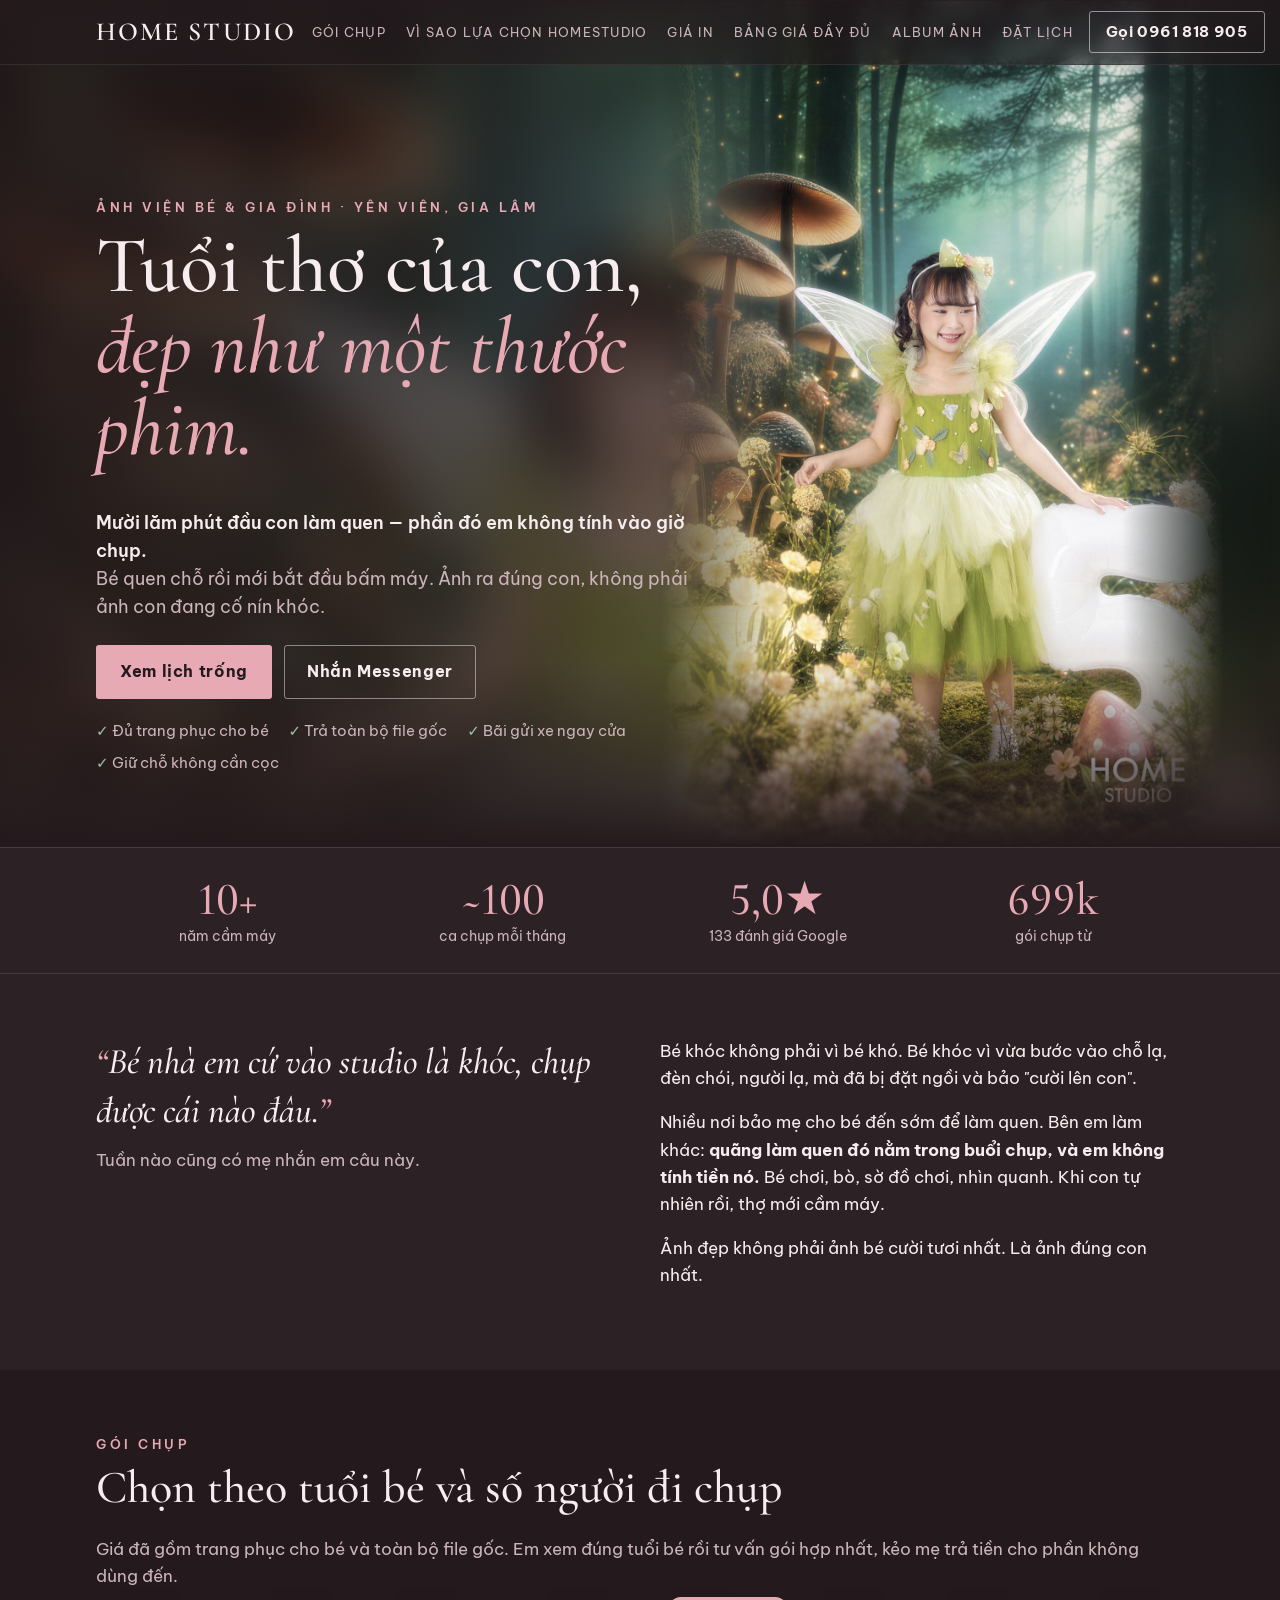
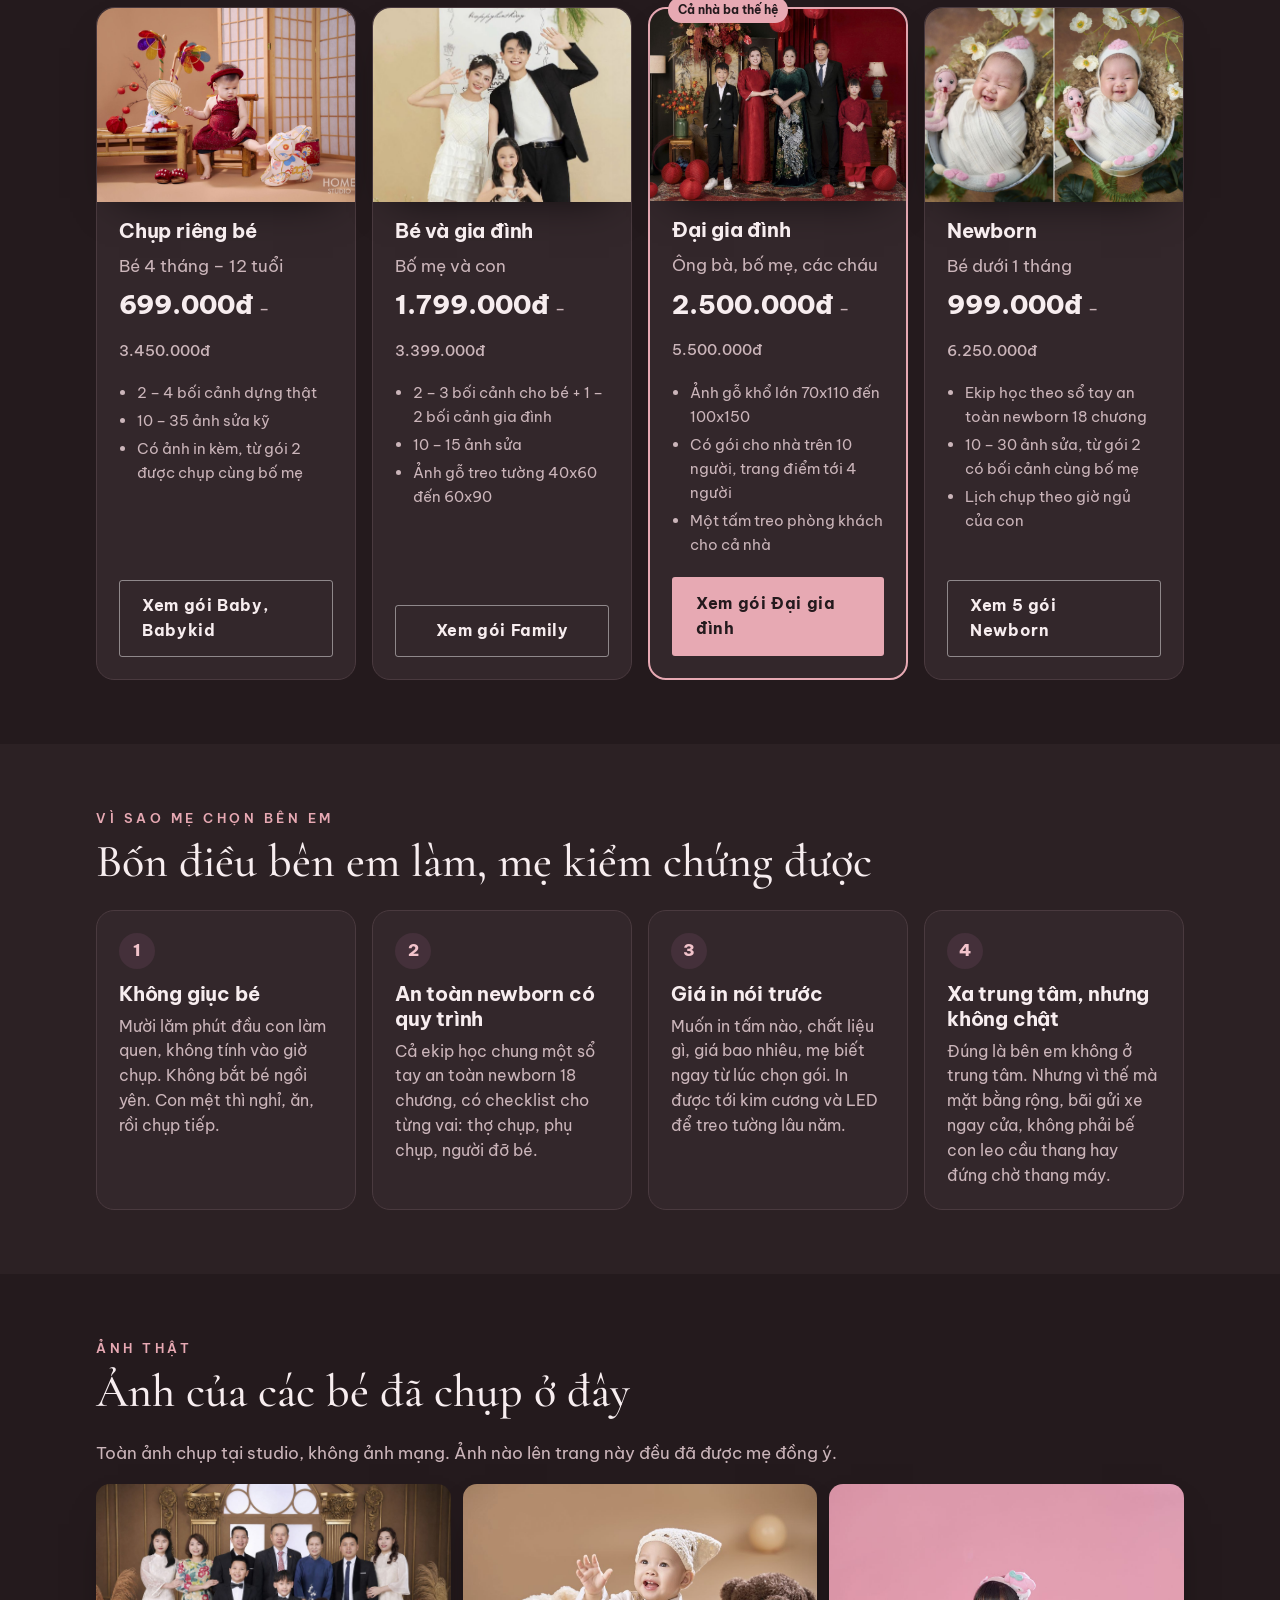
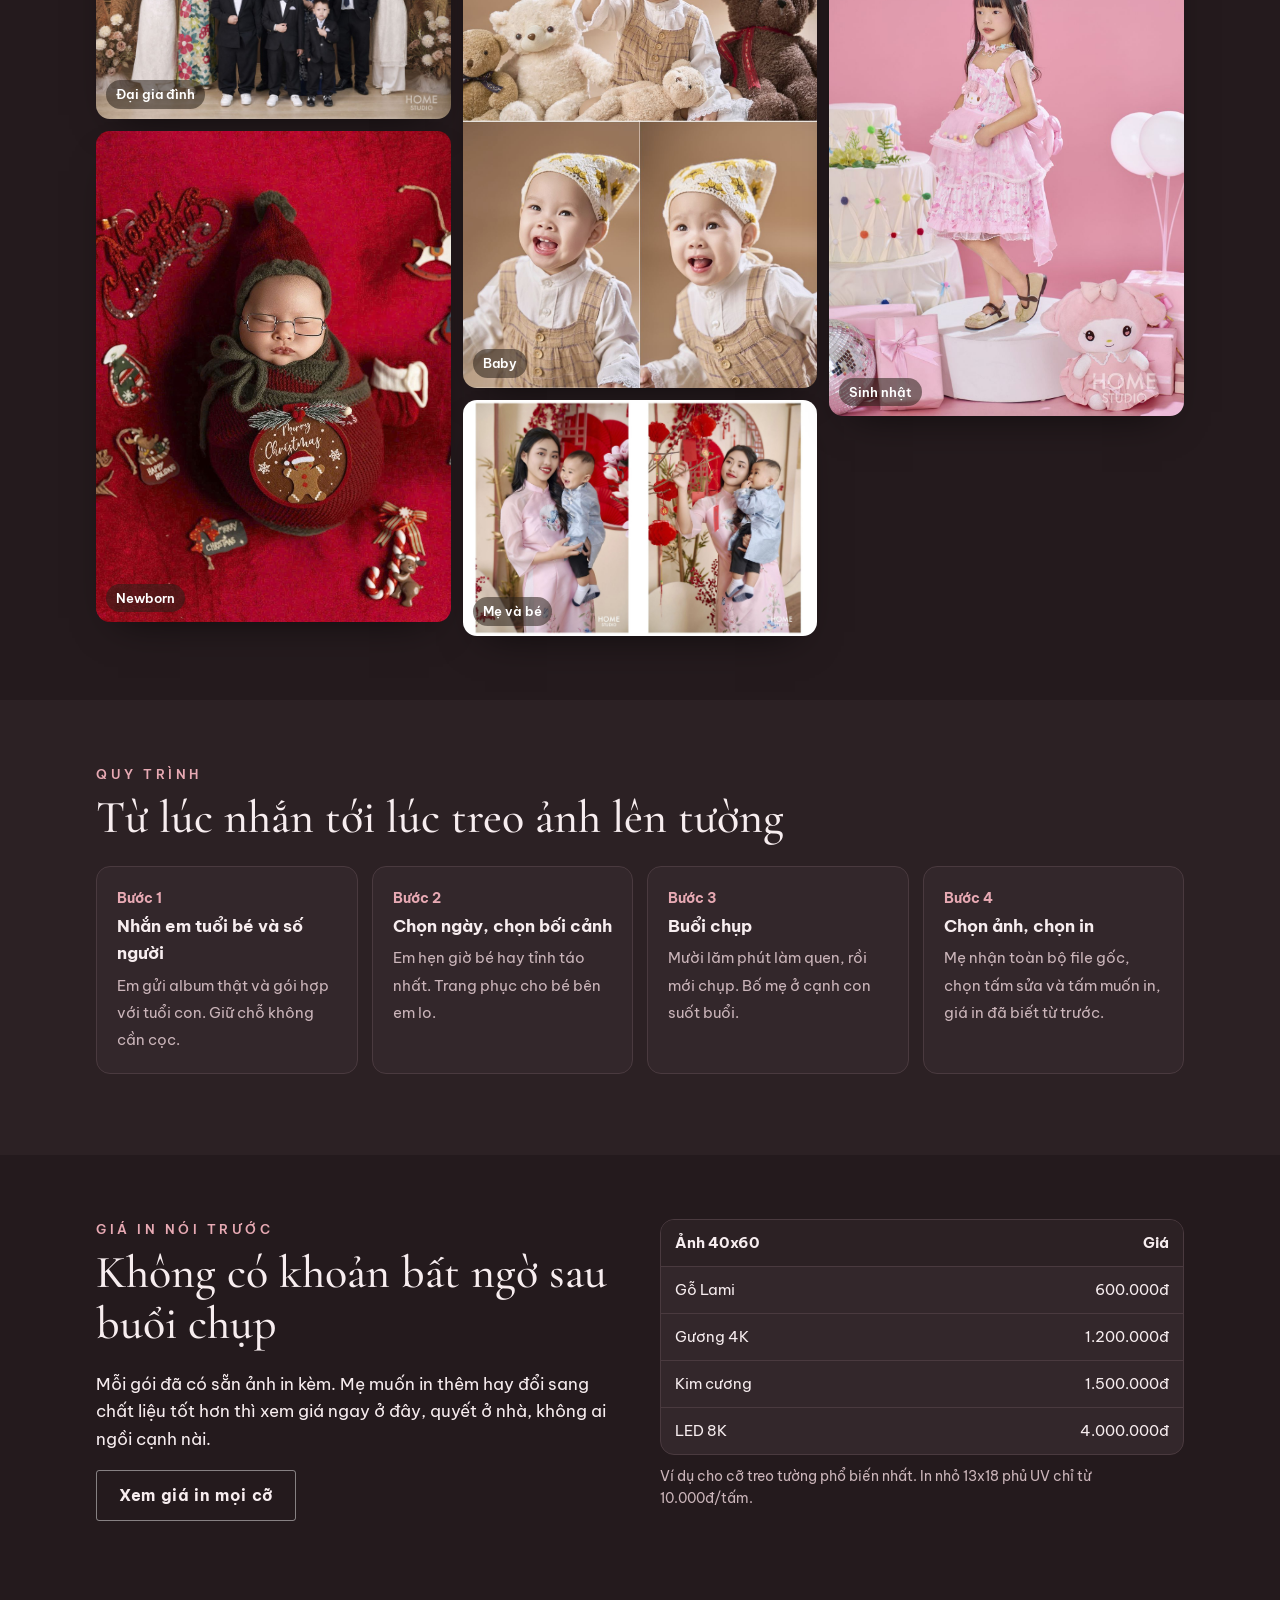
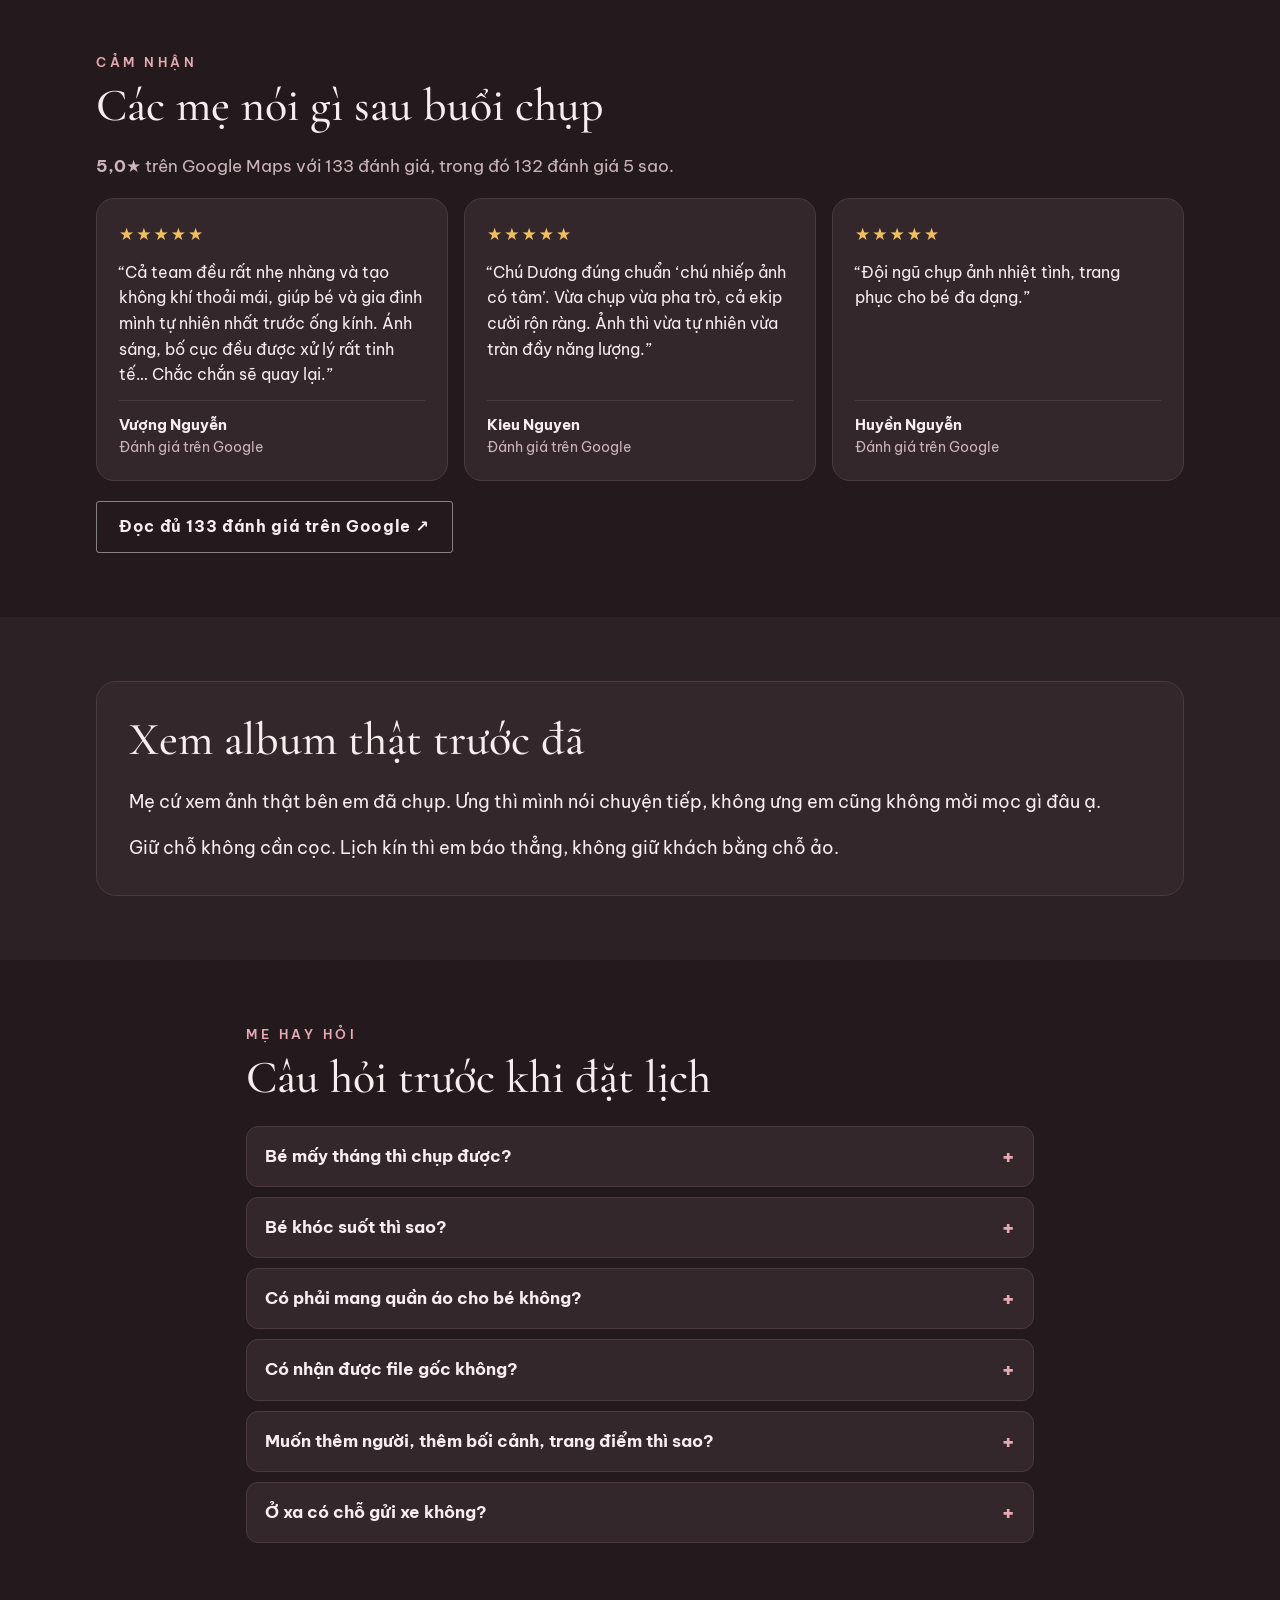
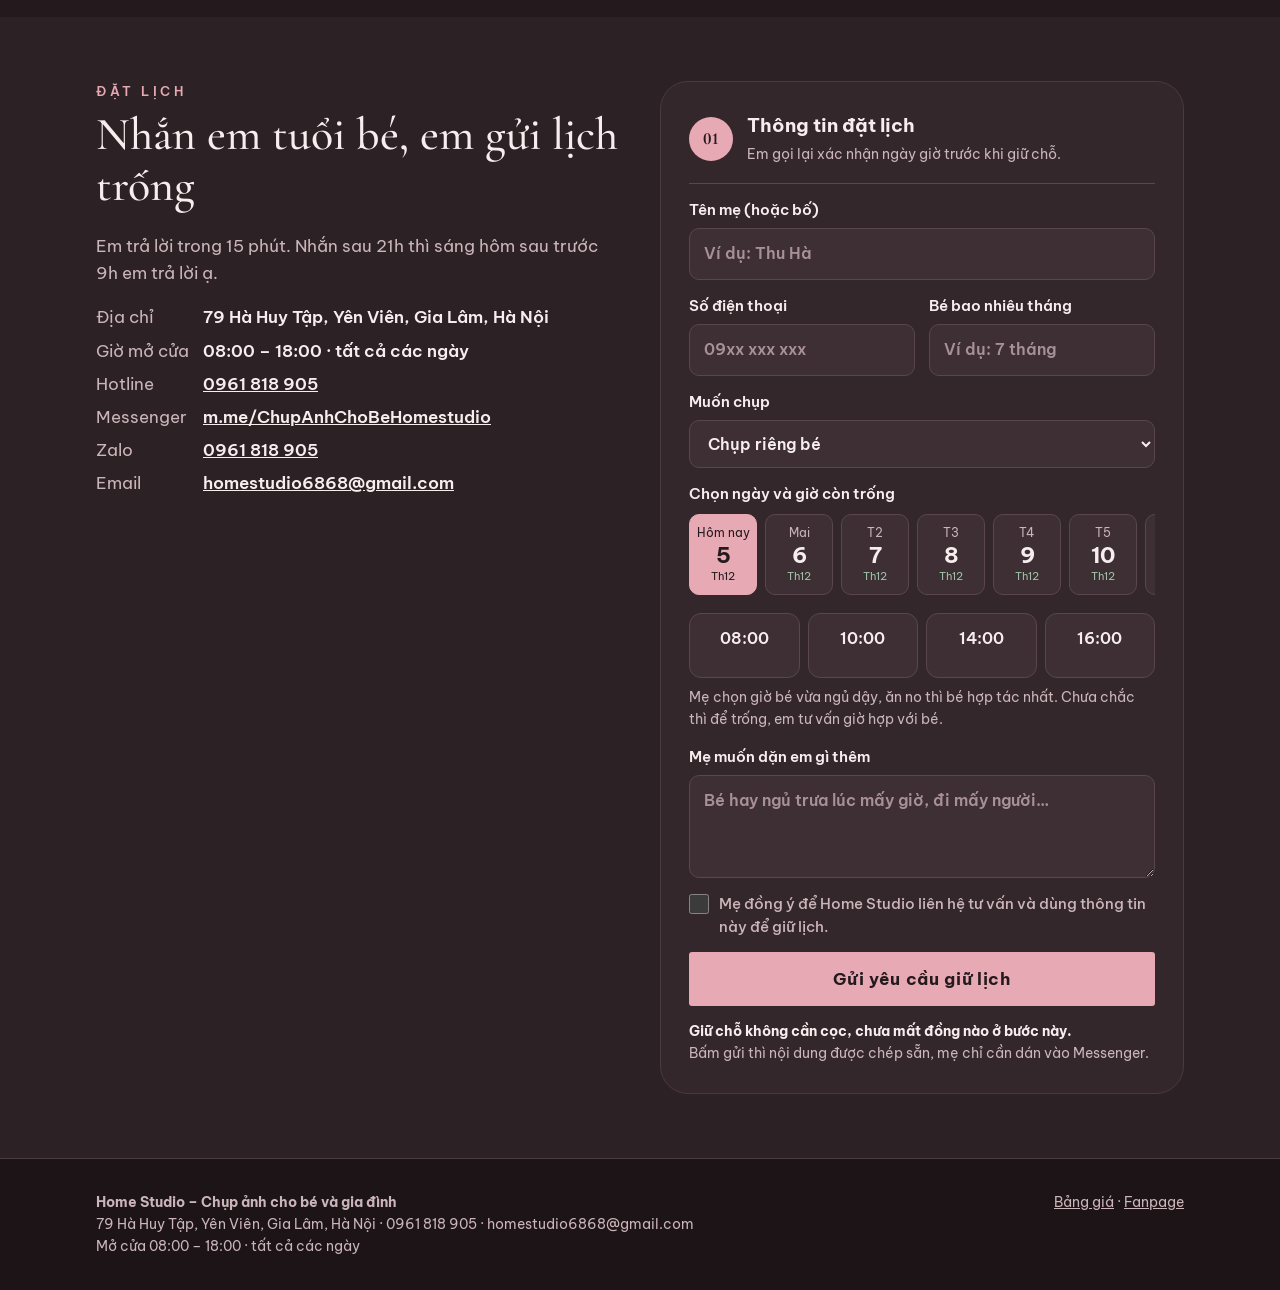
<file: index.html>
<!doctype html>
<html lang="vi">
<head>
<meta charset="utf-8">
<meta name="viewport" content="width=device-width, initial-scale=1">
<title>Home Studio – Chụp ảnh cho bé và gia đình ở Yên Viên, Gia Lâm</title>
<meta name="description" content="Studio chụp ảnh bé, newborn, gia đình và đại gia đình tại 79 Hà Huy Tập, Yên Viên, Gia Lâm. Mười lăm phút đầu con làm quen, không tính vào giờ chụp. Gói từ 699.000đ.">
<link rel="preconnect" href="https://fonts.googleapis.com">
<link rel="preconnect" href="https://fonts.gstatic.com" crossorigin>
<link href="https://fonts.googleapis.com/css2?family=Be+Vietnam+Pro:wght@400;500;600;700;800&family=Cormorant+Garamond:ital,wght@0,500;0,600;1,500;1,600&display=swap" rel="stylesheet">
<link rel="stylesheet" href="style.css?v=17">
<script type="application/ld+json">
{"@context":"https://schema.org","@type":"LocalBusiness","name":"Home Studio – Chụp ảnh cho bé và gia đình",
 "telephone":"+84961818905","email":"homestudio6868@gmail.com","priceRange":"699.000đ – 6.250.000đ",
 "address":{"@type":"PostalAddress","streetAddress":"79 Hà Huy Tập, Yên Viên","addressLocality":"Gia Lâm","addressRegion":"Hà Nội","addressCountry":"VN"}}
</script>
</head>
<body>

<header class="dau">
  <div class="khung">
    <a class="logo" href="#">Home <span>Studio</span></a>
    <nav class="menu">
      <a href="#goi">Gói chụp</a>
      <a href="#vi-sao">Vì sao lựa chọn Homestudio</a>
      <a href="#gia-in">Giá in</a>
      <a href="bang-gia.html">Bảng giá đầy đủ</a>
      <a href="bo-anh.html">Album ảnh</a>
      <a href="#dat-lich">Đặt lịch</a>
    </nav>
    <a class="nut chinh nho" href="tel:0961818905">Gọi 0961 818 905</a>
  </div>
</header>

<main>
<!-- 1. HERO -->
<section class="hero tran">
  <img class="nen-hero" src="anh/hero-dien-anh.jpg" alt="Bé gái hoá tiên nhỏ trong rừng nấm, ảnh chụp tại Home Studio" fetchpriority="high">
  <div class="khung">
    <div class="chu-hero">
      <div class="mo-dau">Ảnh viện bé &amp; gia đình · Yên Viên, Gia Lâm</div>
      <h1>Tuổi thơ của con, <em>đẹp như một thước phim.</em></h1>
      <p class="loi"><b>Mười lăm phút đầu con làm quen — phần đó em không tính vào giờ chụp.</b><br>
        Bé quen chỗ rồi mới bắt đầu bấm máy. Ảnh ra đúng con, không phải ảnh con đang cố nín khóc.</p>
      <div class="nhom-nut">
        <a class="nut chinh" href="#chon-lich">Xem lịch trống</a>
        <a class="nut phu-nut" href="https://m.me/ChupAnhChoBeHomestudio" target="_blank" rel="noopener">Nhắn Messenger</a>
      </div>
      <ul class="dai-tin">
        <li>Đủ trang phục cho bé</li>
        <li>Trả toàn bộ file gốc</li>
        <li>Bãi gửi xe ngay cửa</li>
        <li>Giữ chỗ không cần cọc</li>
      </ul>
    </div>
    <a class="the-sao" href="https://maps.google.com/?cid=11943138543039496170" target="_blank" rel="noopener">
      <span class="sao" aria-hidden="true">★★★★★</span>
      <b>5,0 trên Google</b>
      <span>133 đánh giá của bố mẹ</span>
    </a>
  </div>
</section>

<!-- 1b. DẢI SỐ LIỆU -->
<section class="dai-so" aria-label="Home Studio qua con số">
  <div class="khung">
    <div><b>10+</b><span>năm cầm máy</span></div>
    <div><b>~100</b><span>ca chụp mỗi tháng</span></div>
    <div><b>5,0★</b><span>133 đánh giá Google</span></div>
    <div><b>699k</b><span>gói chụp từ</span></div>
  </div>
</section>

<!-- 2. NỖI ĐAU -->
<section class="phan nhat">
  <div class="khung hai-cot">
    <div>
      <p class="trich">Bé nhà em cứ vào studio là khóc, chụp được cái nào đâu.</p>
      <p class="phu">Tuần nào cũng có mẹ nhắn em câu này.</p>
    </div>
    <div>
      <p>Bé khóc không phải vì bé khó. Bé khóc vì vừa bước vào chỗ lạ, đèn chói, người lạ, mà đã bị đặt ngồi và bảo "cười lên con".</p>
      <p>Nhiều nơi bảo mẹ cho bé đến sớm để làm quen. Bên em làm khác: <b>quãng làm quen đó nằm trong buổi chụp, và em không tính tiền nó.</b> Bé chơi, bò, sờ đồ chơi, nhìn quanh. Khi con tự nhiên rồi, thợ mới cầm máy.</p>
      <p>Ảnh đẹp không phải ảnh bé cười tươi nhất. Là ảnh đúng con nhất.</p>
    </div>
  </div>
</section>

<!-- 3. GÓI CHỤP -->
<section class="phan" id="goi">
  <div class="khung">
    <div class="mo-dau">Gói chụp</div>
    <h2>Chọn theo tuổi bé và số người đi chụp</h2>
    <p class="phu">Giá đã gồm trang phục cho bé và toàn bộ file gốc. Em xem đúng tuổi bé rồi tư vấn gói hợp nhất, kẻo mẹ trả tiền cho phần không dùng đến.</p>
    <div class="luoi">
      <article class="the">
        <img class="anh-goi" src="anh/goi-baby.jpg" alt="Bé gái ngồi chơi trong bối cảnh Trung Thu" loading="lazy">
        <h3>Chụp riêng bé</h3>
        <div class="phu">Bé 4 tháng – 12 tuổi</div>
        <div class="gia">699.000đ <small>– 3.450.000đ</small></div>
        <ul>
          <li>2 – 4 bối cảnh dựng thật</li>
          <li>10 – 35 ảnh sửa kỹ</li>
          <li>Có ảnh in kèm, từ gói 2 được chụp cùng bố mẹ</li>
        </ul>
        <a class="nut phu-nut" href="bang-gia.html#baby">Xem gói Baby, Babykid</a>
      </article>
      <article class="the">
        <img class="anh-goi doc" src="anh/goi-family.jpg" alt="Bố mẹ và con gái vẫy tay trong bối cảnh sinh nhật" loading="lazy">
        <h3>Bé và gia đình</h3>
        <div class="phu">Bố mẹ và con</div>
        <div class="gia">1.799.000đ <small>– 3.399.000đ</small></div>
        <ul>
          <li>2 – 3 bối cảnh cho bé + 1 – 2 bối cảnh gia đình</li>
          <li>10 – 15 ảnh sửa</li>
          <li>Ảnh gỗ treo tường 40x60 đến 60x90</li>
        </ul>
        <a class="nut phu-nut" href="bang-gia.html#family">Xem gói Family</a>
      </article>
      <article class="the noi">
        <span class="tem">Cả nhà ba thế hệ</span>
        <img class="anh-goi" src="anh/goi-dai-gia-dinh.jpg" alt="Ba thế hệ trong gia đình mặc áo dài chụp trước bối cảnh đỏ" loading="lazy">
        <h3>Đại gia đình</h3>
        <div class="phu">Ông bà, bố mẹ, các cháu</div>
        <div class="gia">2.500.000đ <small>– 5.500.000đ</small></div>
        <ul>
          <li>Ảnh gỗ khổ lớn 70x110 đến 100x150</li>
          <li>Có gói cho nhà trên 10 người, trang điểm tới 4 người</li>
          <li>Một tấm treo phòng khách cho cả nhà</li>
        </ul>
        <a class="nut chinh" href="bang-gia.html#dai-gia-dinh">Xem gói Đại gia đình</a>
      </article>
      <article class="the">
        <img class="anh-goi" src="anh/goi-newborn.jpg" alt="Bé sơ sinh quấn khăn trắng cười trong giỏ" loading="lazy">
        <h3>Newborn</h3>
        <div class="phu">Bé dưới 1 tháng</div>
        <div class="gia">999.000đ <small>– 6.250.000đ</small></div>
        <ul>
          <li>Ekip học theo sổ tay an toàn newborn 18 chương</li>
          <li>10 – 30 ảnh sửa, từ gói 2 có bối cảnh cùng bố mẹ</li>
          <li>Lịch chụp theo giờ ngủ của con</li>
        </ul>
        <a class="nut phu-nut" href="bang-gia.html#newborn">Xem 5 gói Newborn</a>
      </article>
    </div>
  </div>
</section>

<!-- 4. VÌ SAO -->
<section class="phan nhat" id="vi-sao">
  <div class="khung">
    <div class="mo-dau">Vì sao mẹ chọn bên em</div>
    <h2>Bốn điều bên em làm, mẹ kiểm chứng được</h2>
    <div class="ly-do">
      <div class="the"><div class="so">1</div><h3>Không giục bé</h3>
        <p>Mười lăm phút đầu con làm quen, không tính vào giờ chụp. Không bắt bé ngồi yên. Con mệt thì nghỉ, ăn, rồi chụp tiếp.</p></div>
      <div class="the"><div class="so">2</div><h3>An toàn newborn có quy trình</h3>
        <p>Cả ekip học chung một sổ tay an toàn newborn 18 chương, có checklist cho từng vai: thợ chụp, phụ chụp, người đỡ bé.</p></div>
      <div class="the"><div class="so">3</div><h3>Giá in nói trước</h3>
        <p>Muốn in tấm nào, chất liệu gì, giá bao nhiêu, mẹ biết ngay từ lúc chọn gói. In được tới kim cương và LED để treo tường lâu năm.</p></div>
      <div class="the"><div class="so">4</div><h3>Xa trung tâm, nhưng không chật</h3>
        <p>Đúng là bên em không ở trung tâm. Nhưng vì thế mà mặt bằng rộng, bãi gửi xe ngay cửa, không phải bế con leo cầu thang hay đứng chờ thang máy.</p></div>
    </div>
  </div>
</section>

<!-- 5. ẢNH THẬT -->
<section class="phan" id="anh">
  <div class="khung">
    <div class="mo-dau">Ảnh thật</div>
    <h2>Ảnh của các bé đã chụp ở đây</h2>
    <p class="phu">Toàn ảnh chụp tại studio, không ảnh mạng. Ảnh nào lên trang này đều đã được mẹ đồng ý.</p>
    <div class="bo-anh">
      <figure><img src="anh/anh-dai-gia-dinh.jpg" alt="Đại gia đình ba thế hệ chụp trong bối cảnh cổ điển" loading="lazy"><figcaption>Đại gia đình</figcaption></figure>
      <figure><img src="anh/anh-newborn.jpg" alt="Bé sơ sinh đeo kính ngủ trong bối cảnh Giáng sinh" loading="lazy"><figcaption>Newborn</figcaption></figure>
      <figure><img src="anh/anh-baby.jpg" alt="Bé trai cười giữa đàn gấu bông" loading="lazy"><figcaption>Baby</figcaption></figure>
      <figure><img src="anh/anh-me-be.jpg" alt="Mẹ mặc áo dài hồng bế con trai" loading="lazy"><figcaption>Mẹ và bé</figcaption></figure>
      <figure><img src="anh/anh-sinh-nhat.jpg" alt="Bé gái mặc váy hồng trong bối cảnh sinh nhật" loading="lazy"><figcaption>Sinh nhật</figcaption></figure>
    </div>
  </div>
</section>

<!-- 6. QUY TRÌNH -->
<section class="phan nhat">
  <div class="khung">
    <div class="mo-dau">Quy trình</div>
    <h2>Từ lúc nhắn tới lúc treo ảnh lên tường</h2>
    <ol class="buoc">
      <li><b>Nhắn em tuổi bé và số người</b><span>Em gửi album thật và gói hợp với tuổi con. Giữ chỗ không cần cọc.</span></li>
      <li><b>Chọn ngày, chọn bối cảnh</b><span>Em hẹn giờ bé hay tỉnh táo nhất. Trang phục cho bé bên em lo.</span></li>
      <li><b>Buổi chụp</b><span>Mười lăm phút làm quen, rồi mới chụp. Bố mẹ ở cạnh con suốt buổi.</span></li>
      <li><b>Chọn ảnh, chọn in</b><span>Mẹ nhận toàn bộ file gốc, chọn tấm sửa và tấm muốn in, giá in đã biết từ trước.</span></li>
    </ol>
  </div>
</section>

<!-- 7. GIÁ IN -->
<section class="phan" id="gia-in">
  <div class="khung hai-cot">
    <div>
      <div class="mo-dau">Giá in nói trước</div>
      <h2>Không có khoản bất ngờ sau buổi chụp</h2>
      <p>Mỗi gói đã có sẵn ảnh in kèm. Mẹ muốn in thêm hay đổi sang chất liệu tốt hơn thì xem giá ngay ở đây, quyết ở nhà, không ai ngồi cạnh nài.</p>
      <a class="nut phu-nut" href="bang-gia.html#gia-in">Xem giá in mọi cỡ</a>
    </div>
    <div>
      <div class="cuon">
        <table>
          <thead><tr><th>Ảnh 40x60</th><th class="so-tien">Giá</th></tr></thead>
          <tbody>
            <tr><td>Gỗ Lami</td><td class="so-tien">600.000đ</td></tr>
            <tr><td>Gương 4K</td><td class="so-tien">1.200.000đ</td></tr>
            <tr><td>Kim cương</td><td class="so-tien">1.500.000đ</td></tr>
            <tr><td>LED 8K</td><td class="so-tien">4.000.000đ</td></tr>
          </tbody>
        </table>
      </div>
      <p class="ghi">Ví dụ cho cỡ treo tường phổ biến nhất. In nhỏ 13x18 phủ UV chỉ từ 10.000đ/tấm.</p>
    </div>
  </div>
</section>

<!-- 7b. CẢM NHẬN — chỉ trích đánh giá THẬT trên Google Maps, không tự viết -->
<section class="phan" id="cam-nhan">
  <div class="khung">
    <div class="mo-dau">Cảm nhận</div>
    <h2>Các mẹ nói gì sau buổi chụp</h2>
    <p class="phu"><b>5,0★</b> trên Google Maps với 133 đánh giá, trong đó 132 đánh giá 5 sao.</p>
    <div class="luoi cam-nhan">
      <figure class="the">
        <div class="sao" aria-label="5 sao">★★★★★</div>
        <blockquote>“Cả team đều rất nhẹ nhàng và tạo không khí thoải mái, giúp bé và gia đình mình tự nhiên nhất trước ống kính. Ánh sáng, bố cục đều được xử lý rất tinh tế… Chắc chắn sẽ quay lại.”</blockquote>
        <figcaption><b>Vượng Nguyễn</b><span>Đánh giá trên Google</span></figcaption>
      </figure>
      <figure class="the">
        <div class="sao" aria-label="5 sao">★★★★★</div>
        <blockquote>“Chú Dương đúng chuẩn ‘chú nhiếp ảnh có tâm’. Vừa chụp vừa pha trò, cả ekip cười rộn ràng. Ảnh thì vừa tự nhiên vừa tràn đầy năng lượng.”</blockquote>
        <figcaption><b>Kieu Nguyen</b><span>Đánh giá trên Google</span></figcaption>
      </figure>
      <figure class="the">
        <div class="sao" aria-label="5 sao">★★★★★</div>
        <blockquote>“Đội ngũ chụp ảnh nhiệt tình, trang phục cho bé đa dạng.”</blockquote>
        <figcaption><b>Huyền Nguyễn</b><span>Đánh giá trên Google</span></figcaption>
      </figure>
    </div>
    <p style="margin:20px 0 0"><a class="nut phu-nut" href="https://maps.google.com/?cid=11943138543039496170" target="_blank" rel="noopener">Đọc đủ 133 đánh giá trên Google ↗</a></p>
  </div>
</section>

<!-- 8. CAM KẾT -->
<section class="phan nhat">
  <div class="khung">
    <div class="cam-ket">
      <h2>Xem album thật trước đã</h2>
      <p>Mẹ cứ xem ảnh thật bên em đã chụp. Ưng thì mình nói chuyện tiếp, không ưng em cũng không mời mọc gì đâu ạ.</p>
      <p style="margin:0">Giữ chỗ không cần cọc. Lịch kín thì em báo thẳng, không giữ khách bằng chỗ ảo.</p>
    </div>
  </div>
</section>

<!-- 9. HỎI ĐÁP -->
<section class="phan" id="hoi-dap">
  <div class="khung" style="max-width:820px">
    <div class="mo-dau">Mẹ hay hỏi</div>
    <h2>Câu hỏi trước khi đặt lịch</h2>
    <details><summary>Bé mấy tháng thì chụp được?</summary>
      <p>Gói Baby và Family dành cho bé từ 4 tháng đến 3 tuổi. Bé 4–12 tuổi có gói Babykid (chụp riêng bé) và FamilyKid (chụp cùng gia đình). Bé sơ sinh có 5 gói Newborn, em xếp lịch theo giờ ngủ của con.</p></details>
    <details><summary>Bé khóc suốt thì sao?</summary>
      <p>Thì mình nghỉ. Cho con ăn, dỗ, đi dạo một vòng rồi chụp tiếp. Bên em không tính quãng làm quen vào giờ chụp nên không ai phải vội.</p></details>
    <details><summary>Có phải mang quần áo cho bé không?</summary>
      <p>Không cần. Bên em hỗ trợ toàn bộ trang phục cho bé. Bố mẹ muốn mặc đồ đôi với con thì mang theo, em phối cùng bối cảnh.</p></details>
    <details><summary>Có nhận được file gốc không?</summary>
      <p>Có. Mọi gói đều trả toàn bộ file gốc, ngoài số ảnh sửa kỹ ghi trong gói.</p></details>
    <details><summary>Muốn thêm người, thêm bối cảnh, trang điểm thì sao?</summary>
      <p>Thêm người lớn 200.000đ. Trang điểm và làm tóc người lớn 300.000đ/người. Thêm bối cảnh bé 300.000–400.000đ. Chi tiết ở <a href="bang-gia.html#phu-thu">bảng phụ thu</a>.</p></details>
    <details><summary>Ở xa có chỗ gửi xe không?</summary>
      <p>Có, bãi gửi xe ngay cửa studio ở 79 Hà Huy Tập, Yên Viên. Không phải leo cầu thang hay chờ thang máy với em bé trên tay.</p></details>
  </div>
</section>

<!-- 10. ĐẶT LỊCH + LIÊN HỆ -->
<section class="phan nhat" id="dat-lich">
  <div class="khung hai-cot">
    <div class="lien-he">
      <div class="mo-dau">Đặt lịch</div>
      <h2>Nhắn em tuổi bé, em gửi lịch trống</h2>
      <p class="phu">Em trả lời trong 15 phút. Nhắn sau 21h thì sáng hôm sau trước 9h em trả lời ạ.</p>
      <dl>
        <dt>Địa chỉ</dt><dd>79 Hà Huy Tập, Yên Viên, Gia Lâm, Hà Nội</dd>
        <dt>Giờ mở cửa</dt><dd>08:00 – 18:00 · tất cả các ngày</dd>
        <dt>Hotline</dt><dd><a href="tel:0961818905">0961 818 905</a></dd>
        <dt>Messenger</dt><dd><a href="https://m.me/ChupAnhChoBeHomestudio" target="_blank" rel="noopener">m.me/ChupAnhChoBeHomestudio</a></dd>
        <dt>Zalo</dt><dd><a href="https://zalo.me/0961818905" target="_blank" rel="noopener">0961 818 905</a></dd>
        <dt>Email</dt><dd><a href="mailto:homestudio6868@gmail.com">homestudio6868@gmail.com</a></dd>
      </dl>
      <iframe class="ban-do" loading="lazy" title="Bản đồ Home Studio"
        src="https://maps.google.com/maps?q=Home%20Studio%2C%2079%20%C4%90.%20H%C3%A0%20Huy%20T%E1%BA%ADp%2C%20Ph%C3%B9%20%C4%90%E1%BB%95ng%2C%20H%C3%A0%20N%E1%BB%99i&ll=21.0802502,105.911634&z=17&output=embed"></iframe>
    </div>
    <form id="form-dat-lich" novalidate>
      <div class="dau-form">
        <span class="so-form">01</span>
        <div><b>Thông tin đặt lịch</b><span>Em gọi lại xác nhận ngày giờ trước khi giữ chỗ.</span></div>
      </div>
      <label>Tên mẹ (hoặc bố)
        <input name="ten" autocomplete="name" required placeholder="Ví dụ: Thu Hà">
      </label>
      <div class="hai-o">
        <label>Số điện thoại
          <input name="sdt" type="tel" inputmode="numeric" autocomplete="tel" required placeholder="09xx xxx xxx">
        </label>
        <label>Bé bao nhiêu tháng
          <input name="tuoi" placeholder="Ví dụ: 7 tháng">
        </label>
      </div>
      <div>
        <label>Muốn chụp
          <select name="hang">
            <option>Chụp riêng bé</option>
            <option>Bé và gia đình</option>
            <option>Đại gia đình</option>
            <option>Newborn</option>
            <option>Khác (bầu, thời trang, ảnh thẻ…)</option>
          </select>
        </label>
      </div>
      <fieldset class="khung-gio" id="chon-lich">
        <legend>Chọn ngày và giờ còn trống</legend>
        <input type="hidden" name="ngay">
        <div class="dai-ngay" id="dai-ngay" aria-label="Chọn ngày chụp"></div>
        <div class="o-gio">
          <label><input type="radio" name="gio" value="08:00"><span>08:00<small></small></span></label>
          <label><input type="radio" name="gio" value="10:00"><span>10:00<small></small></span></label>
          <label><input type="radio" name="gio" value="14:00"><span>14:00<small></small></span></label>
          <label><input type="radio" name="gio" value="16:00"><span>16:00<small></small></span></label>
        </div>
        <p class="chu-thich" id="chu-thich-lich"><i class="ct-trong"></i>Trống <i class="ct-con1"></i>Còn 1 chỗ <i class="ct-kin"></i>Kín</p>
        <p class="ghi">Mẹ chọn giờ bé vừa ngủ dậy, ăn no thì bé hợp tác nhất. Chưa chắc thì để trống, em tư vấn giờ hợp với bé.</p>
      </fieldset>
      <label>Mẹ muốn dặn em gì thêm
        <textarea name="ghi" rows="3" placeholder="Bé hay ngủ trưa lúc mấy giờ, đi mấy người…"></textarea>
      </label>
      <label class="dong-y"><input type="checkbox" name="dongy" value="có">
        <span>Mẹ đồng ý để Home Studio liên hệ tư vấn và dùng thông tin này để giữ lịch.</span></label>
      <button class="nut chinh" type="submit">Gửi yêu cầu giữ lịch</button>
      <div class="bao-form" id="bao-form" role="status"></div>
      <p class="ghi" style="margin:0"><b>Giữ chỗ không cần cọc, chưa mất đồng nào ở bước này.</b><br>Bấm gửi thì nội dung được chép sẵn, mẹ chỉ cần dán vào Messenger.</p>
    </form>
  </div>
</section>
</main>

<footer class="chan">
  <div class="khung">
    <div><b>Home Studio – Chụp ảnh cho bé và gia đình</b><br>79 Hà Huy Tập, Yên Viên, Gia Lâm, Hà Nội · 0961 818 905 · homestudio6868@gmail.com<br>Mở cửa 08:00 – 18:00 · tất cả các ngày</div>
    <div><a href="bang-gia.html">Bảng giá</a> · <a href="https://m.me/ChupAnhChoBeHomestudio" target="_blank" rel="noopener">Fanpage</a></div>
  </div>
</footer>

<nav class="thanh-goi">
  <a class="nut phu-nut" href="tel:0961818905">Gọi</a>
  <a class="nut phu-nut" href="https://zalo.me/0961818905" target="_blank" rel="noopener">Zalo</a>
  <a class="nut chinh" href="https://m.me/ChupAnhChoBeHomestudio" target="_blank" rel="noopener">Nhắn tin</a>
</nav>

<script src="main.js?v=8"></script>
</body>
</html>
</file>
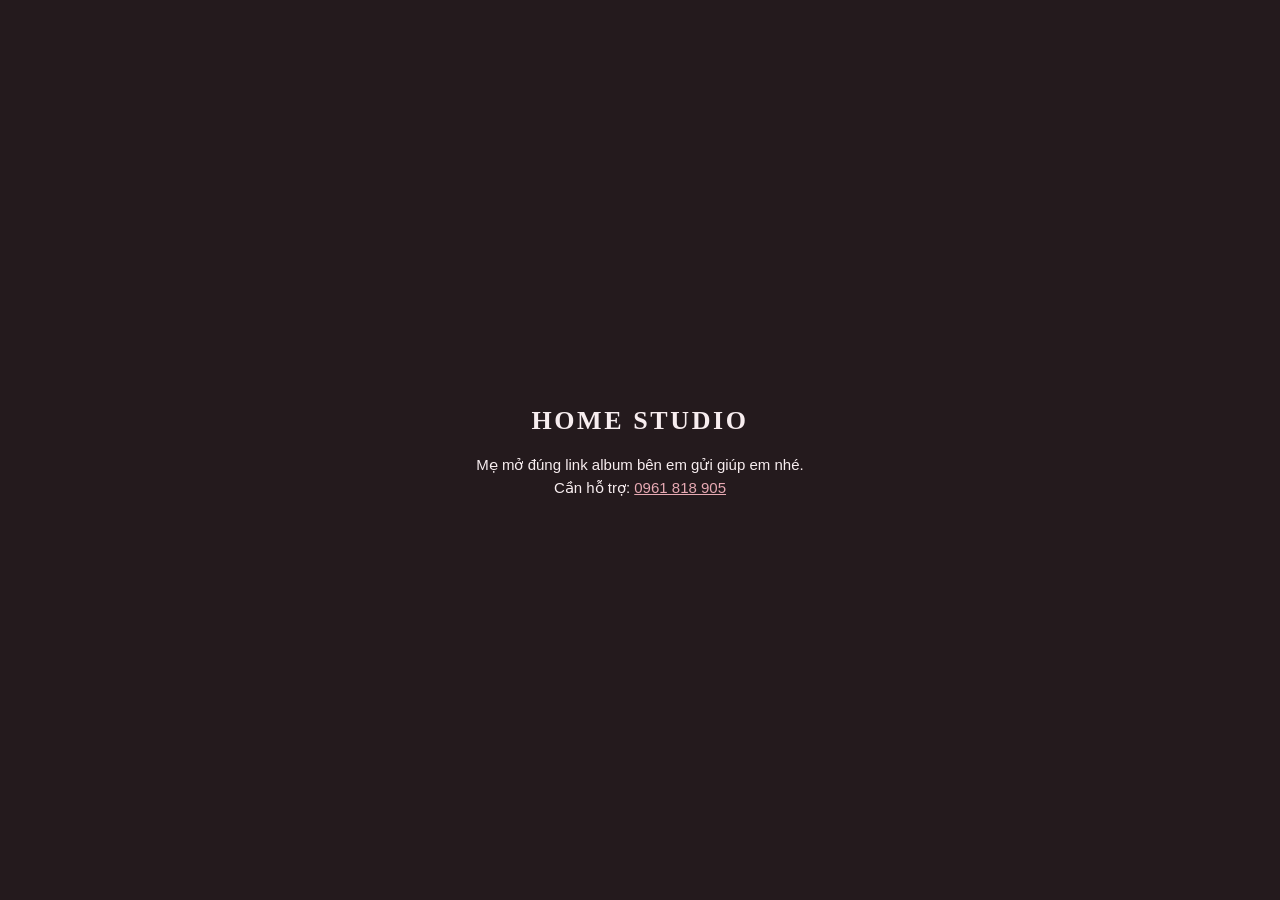
<file: chon-anh/index.html>
<!DOCTYPE html>
<html lang="vi">
<head>
<meta charset="utf-8">
<meta name="viewport" content="width=device-width, initial-scale=1, viewport-fit=cover">
<title>Album chọn ảnh — Home Studio</title>
<meta name="robots" content="noindex, nofollow">
<meta name="theme-color" content="#241A1D">
<meta property="og:title" content="Album ảnh của bé — Home Studio">
<meta property="og:description" content="Mẹ bấm ♡ chọn ảnh muốn bên em chỉnh, rồi xác nhận là xong.">
<style>
  /* Trang bọc: link đẹp homestudio247.com/chon-anh/?a=<mã> → mở app Apps Script (album-agent) trong khung toàn màn hình.
     Không chứa dữ liệu khách nào — chỉ chuyển mã album sang app. */
  html, body { margin: 0; height: 100%; background: #241A1D; color: #F7EDEF; font: 15px/1.5 "Be Vietnam Pro", -apple-system, "Segoe UI", Roboto, sans-serif; }
  iframe { position: fixed; inset: 0; width: 100%; height: 100%; height: 100dvh; border: 0; display: block; }
  .cho { position: fixed; inset: 0; display: flex; flex-direction: column; align-items: center; justify-content: center; gap: 14px; text-align: center; padding: 24px; }
  .cho b { font-family: "Cormorant Garamond", Georgia, serif; font-size: 26px; font-weight: 600; letter-spacing: .1em; text-transform: uppercase; }
  .cho a { color: #E7A9B3; }
</style>
</head>
<body>
<div class="cho" id="cho"><b>Home Studio</b><span>Đang mở album của mẹ…</span>
  <span id="du-phong" hidden style="font-size:13px;color:#CBB5BA">Chờ lâu quá? <a id="mo-thang" href="#">Mở trực tiếp album</a></span></div>
<script>
  var APP = 'https://script.google.com/macros/s/AKfycbwLyheNPcx8mxaY1uMR_XtlvBsRs2QYLtl-SmIneu9F2w0CDvgSiPYaKNR6QBU0nPA/exec';
  var ma = (new URLSearchParams(location.search).get('a') || '').toLowerCase();
  var cho = document.getElementById('cho');
  if (!/^[a-z0-9]{12}$/.test(ma)) {
    cho.innerHTML = '<b>Home Studio</b><span>Mẹ mở đúng link album bên em gửi giúp em nhé.<br>Cần hỗ trợ: <a href="tel:0961818905">0961 818 905</a></span>';
  } else {
    var src = APP + '?a=' + ma;
    document.getElementById('mo-thang').href = src;
    var f = document.createElement('iframe');
    f.src = src; f.title = 'Album chọn ảnh';
    f.allow = 'clipboard-write; web-share';
    f.onload = function () { cho.remove(); };
    document.body.appendChild(f);
    setTimeout(function () { var d = document.getElementById('du-phong'); if (d) d.hidden = false; }, 8000);
  }
</script>
</body>
</html>
</file>
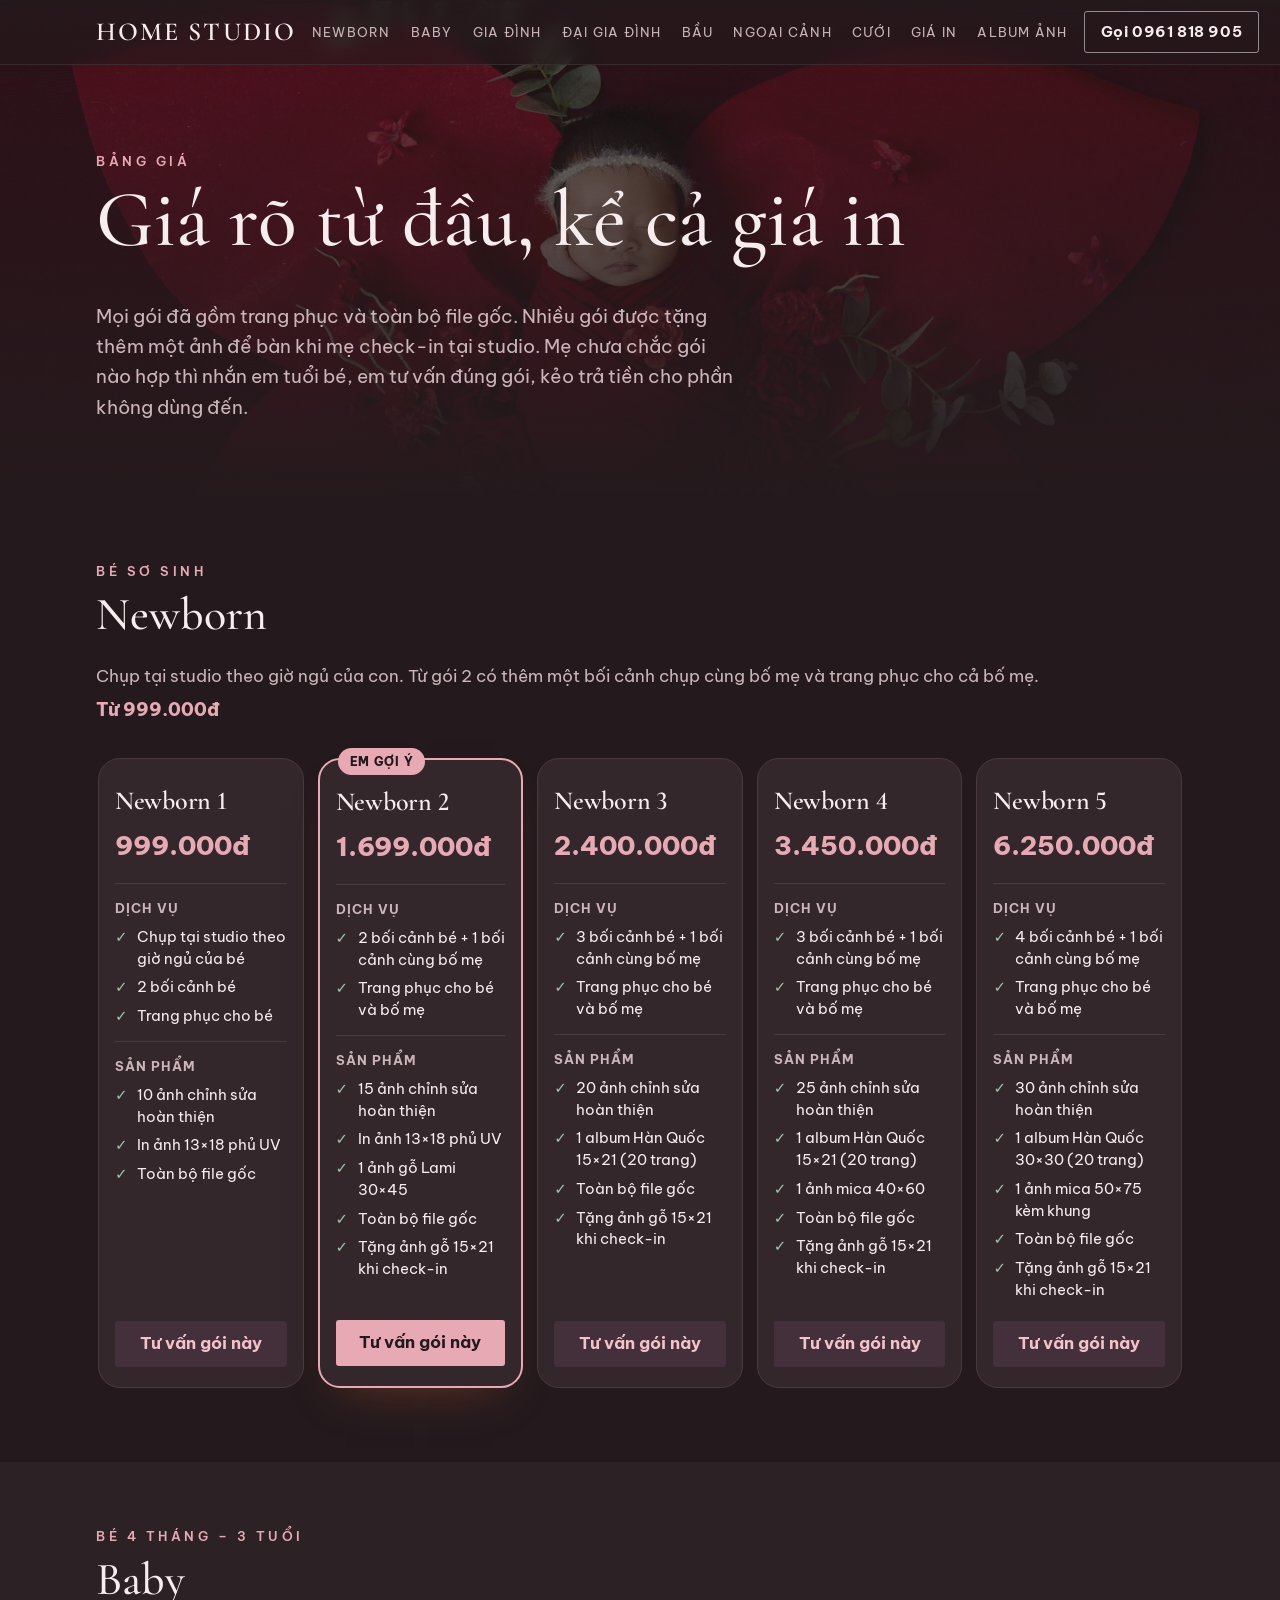
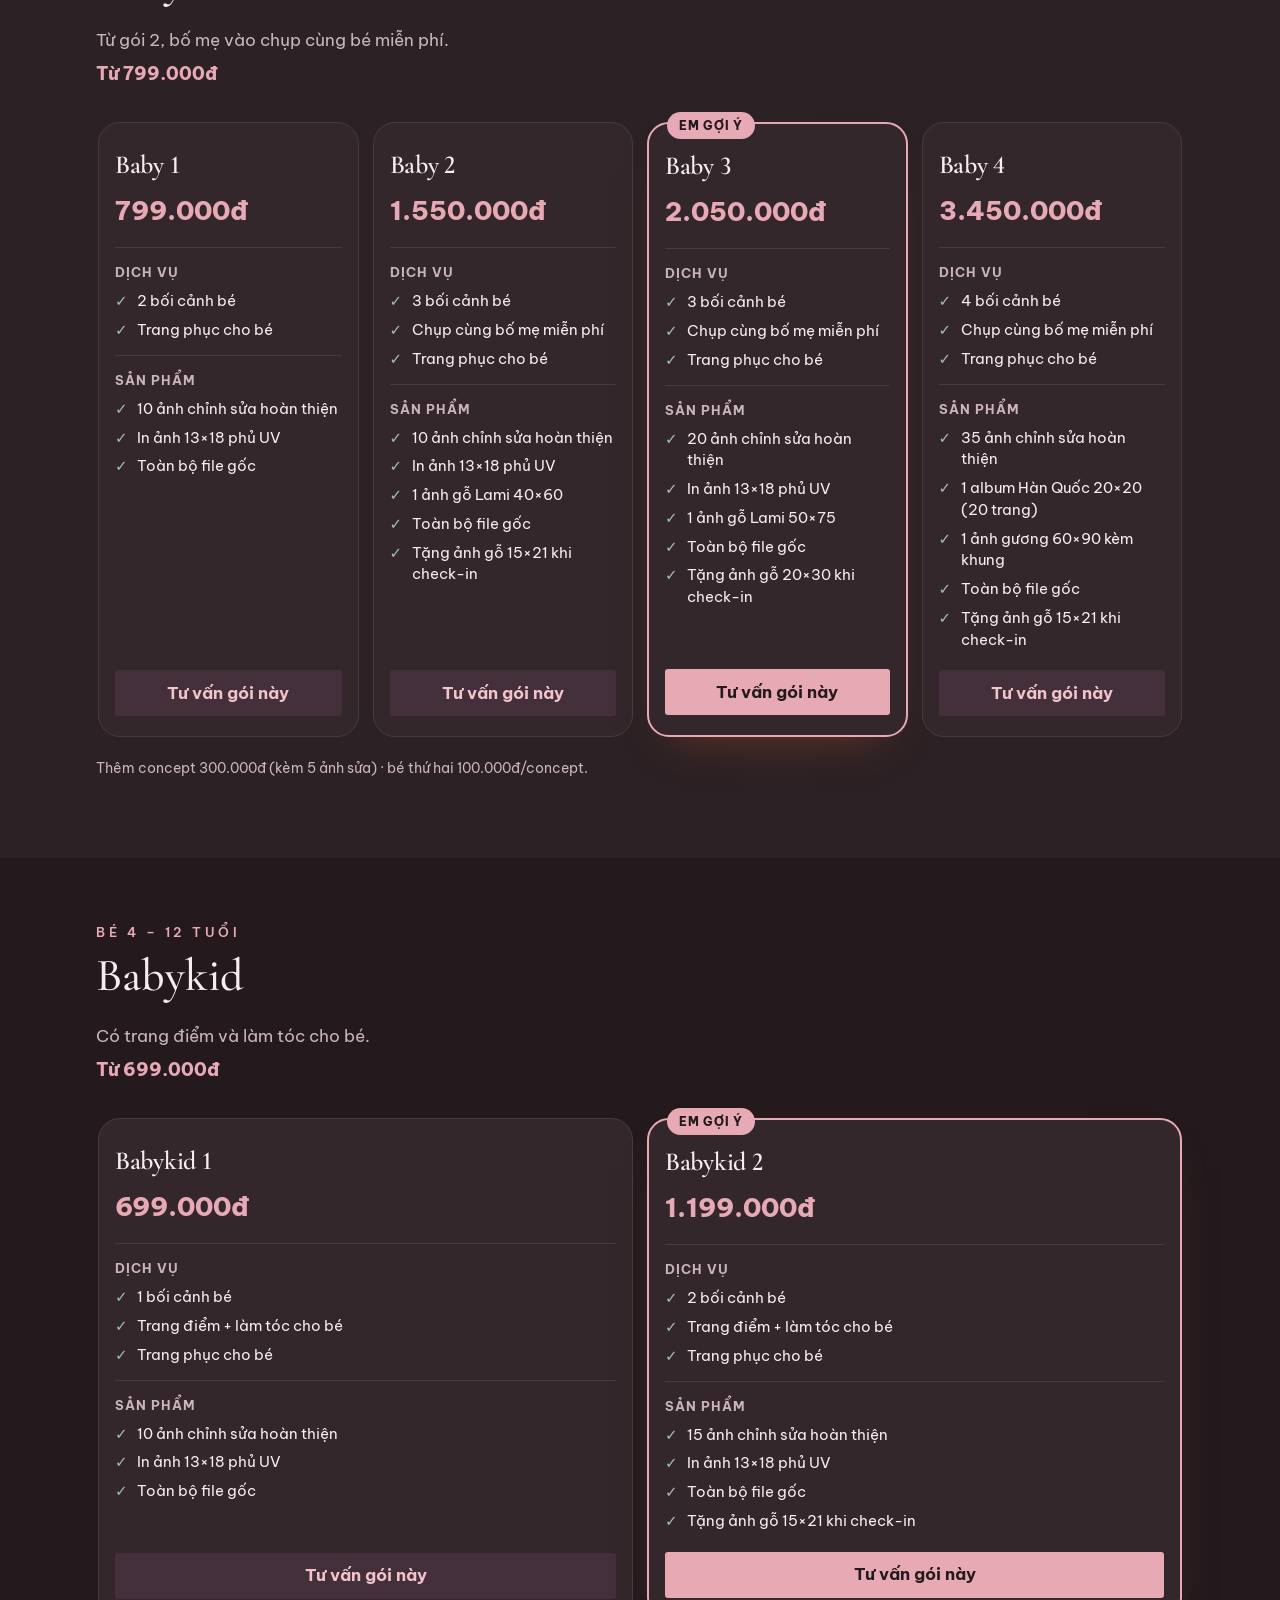
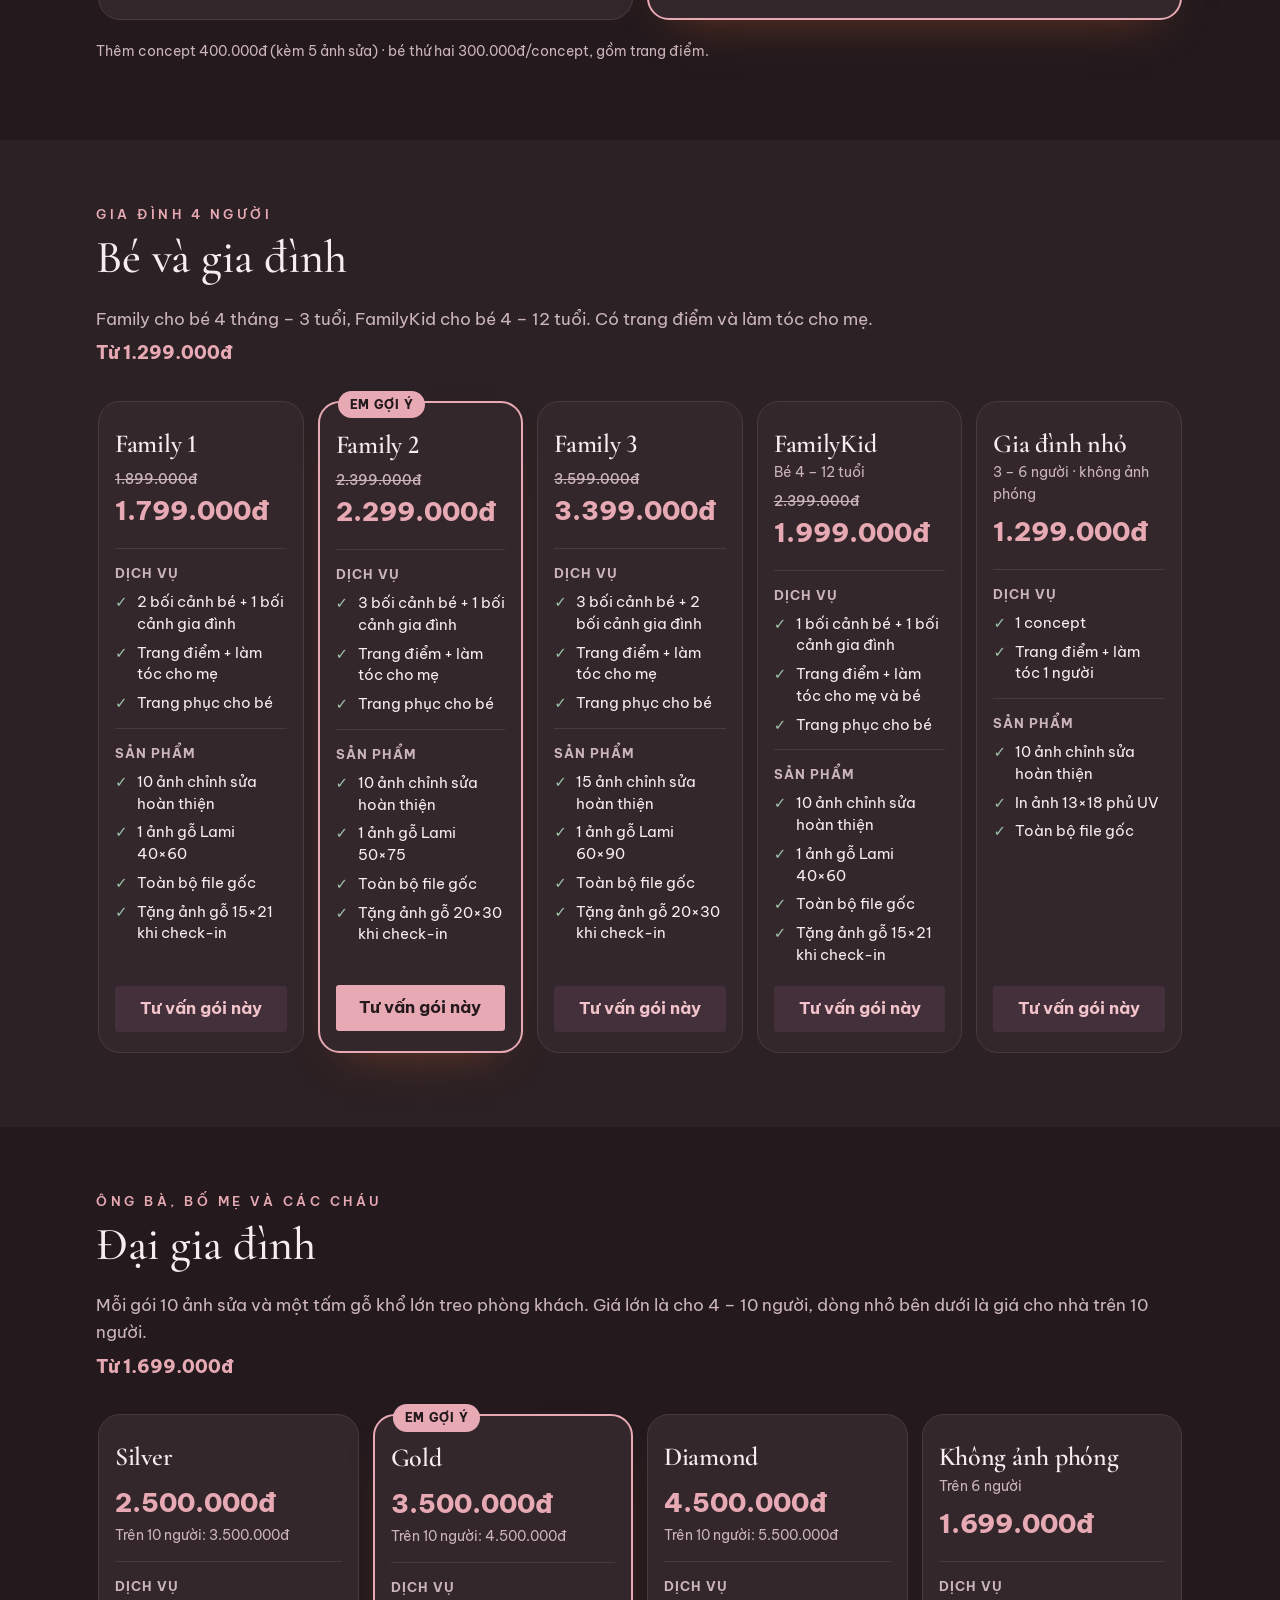
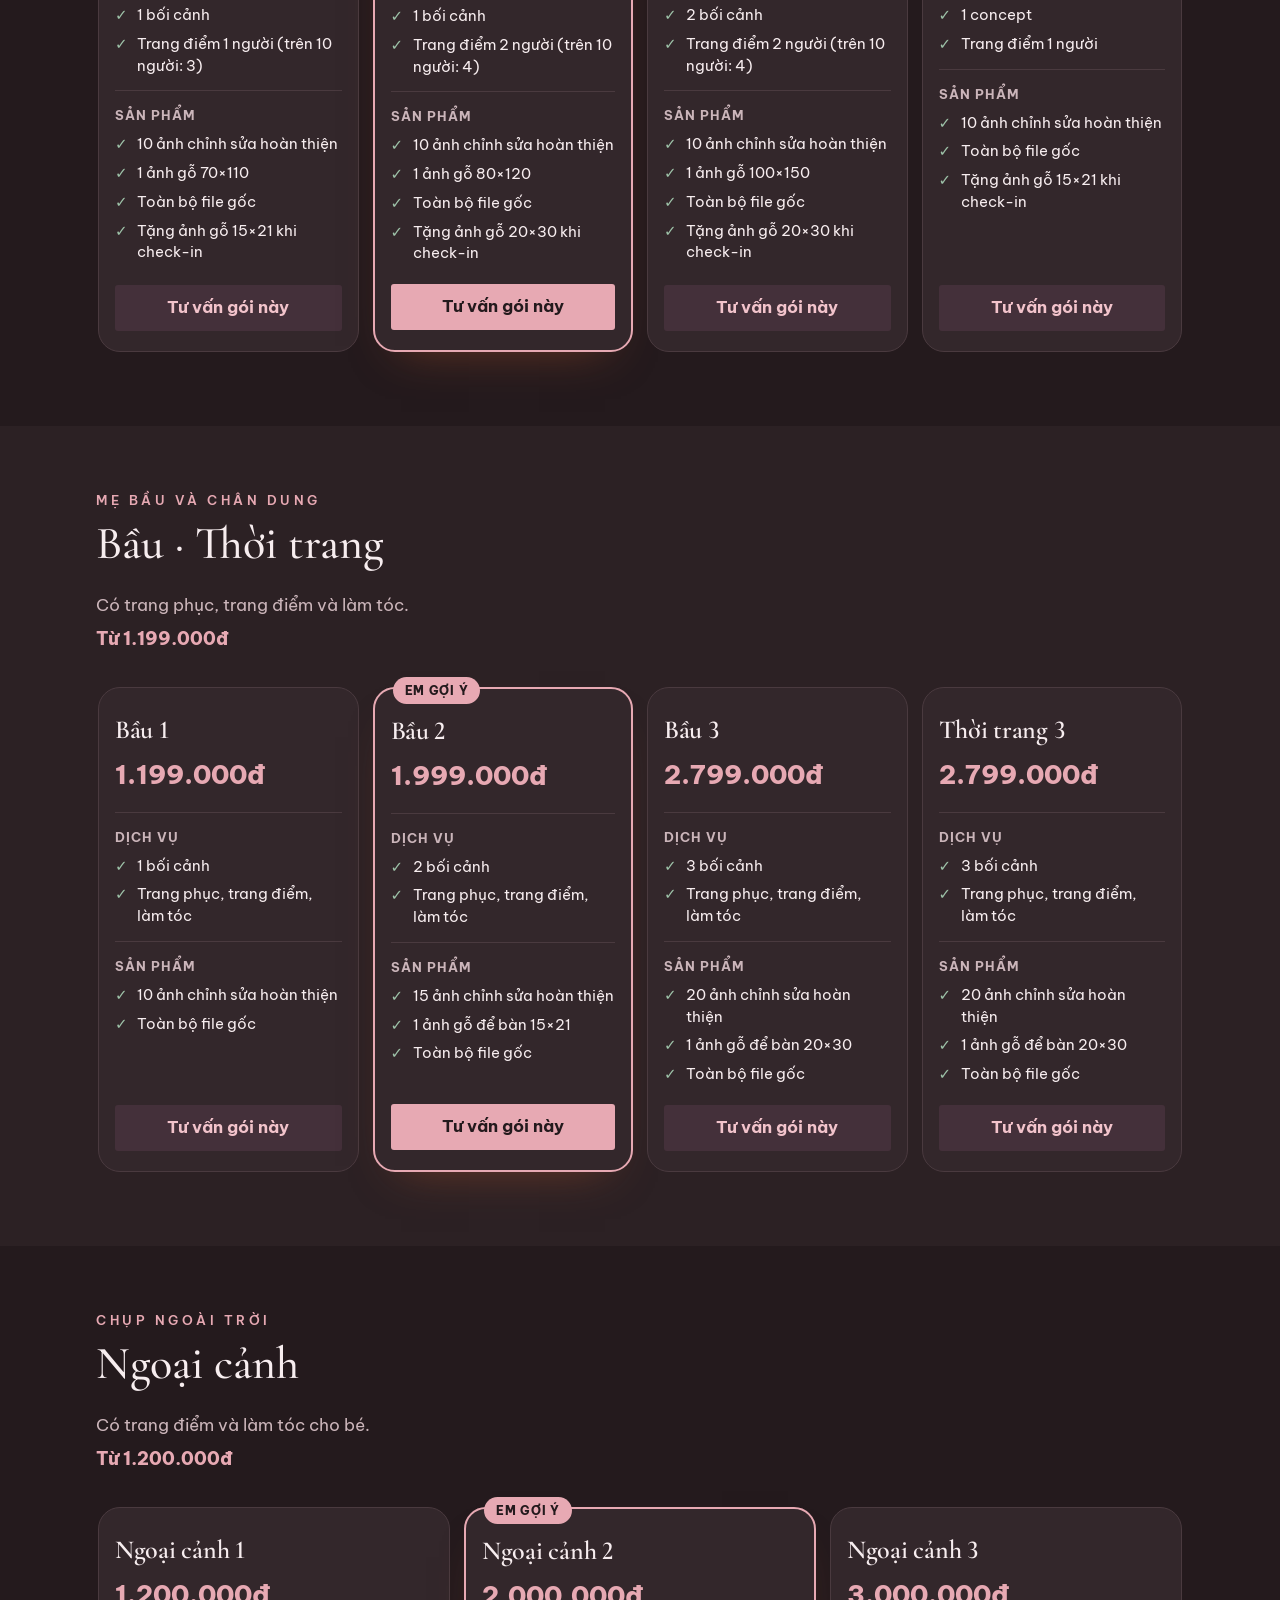
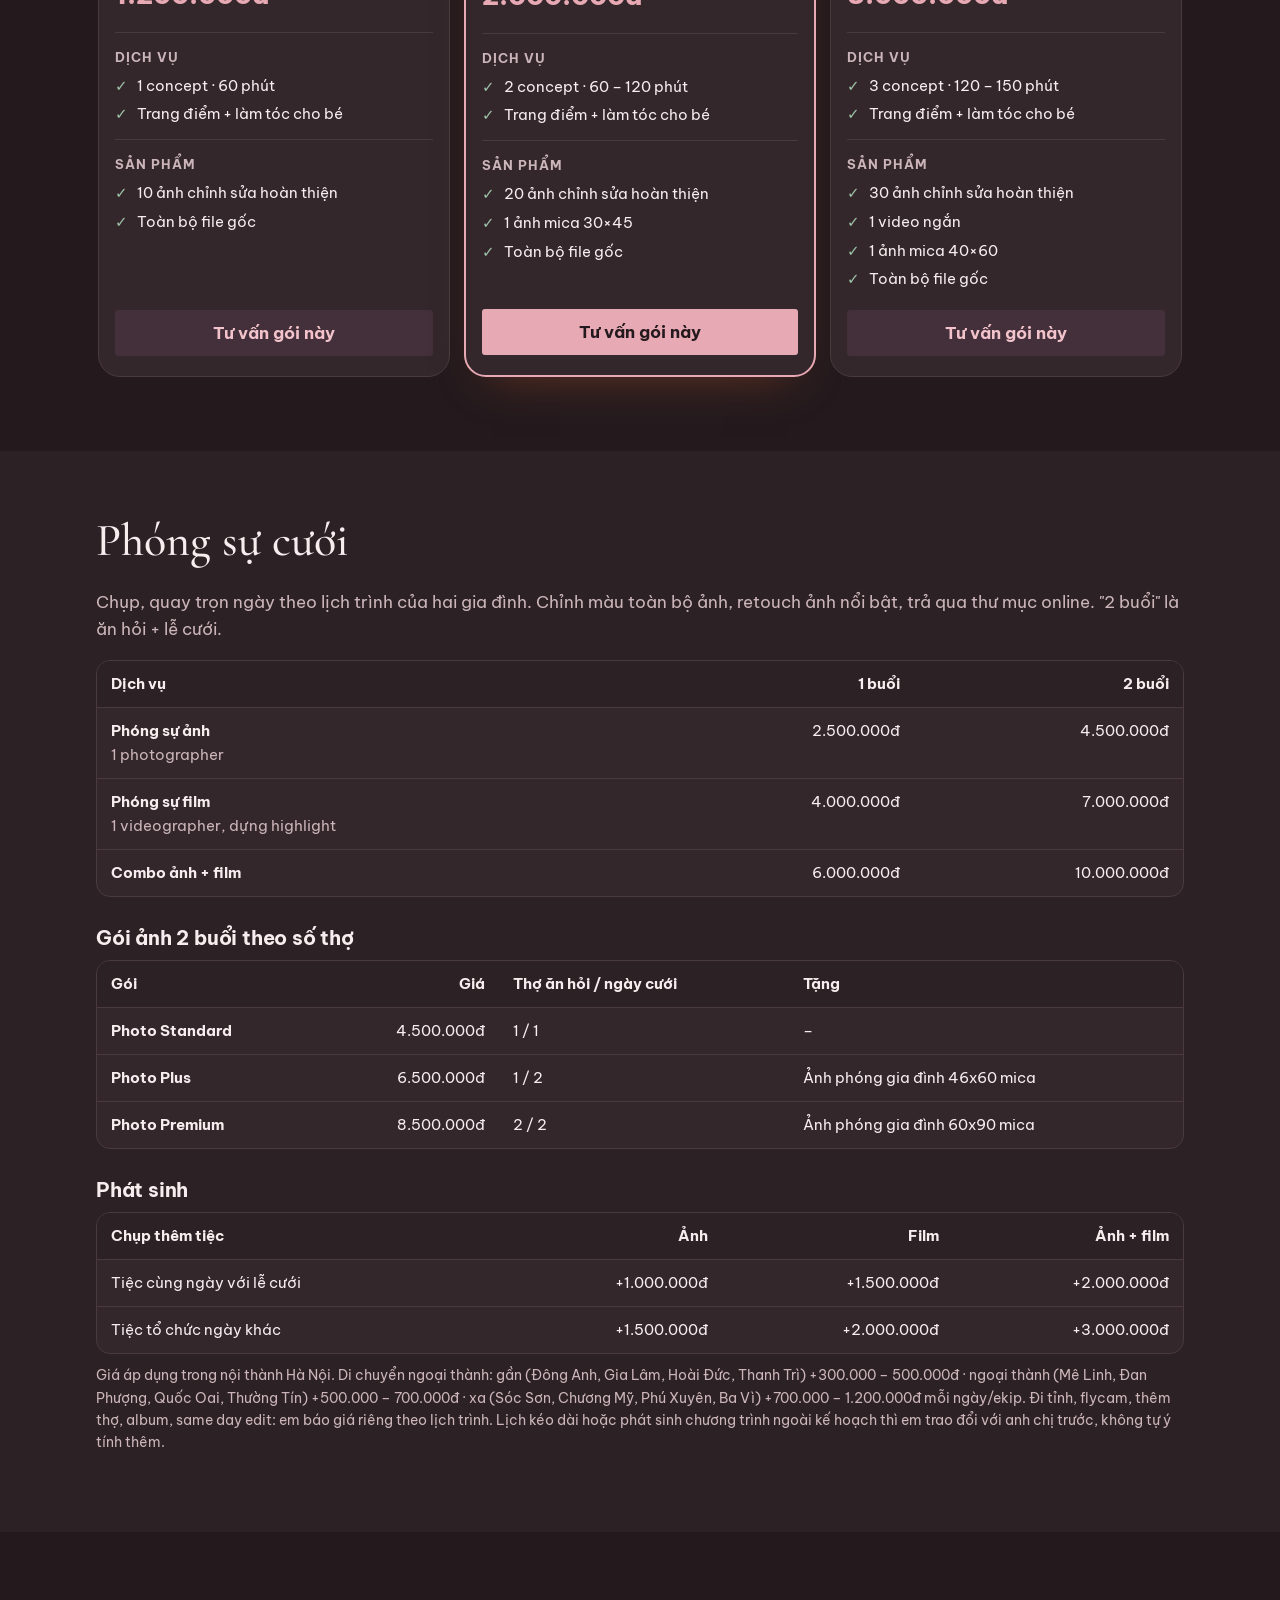
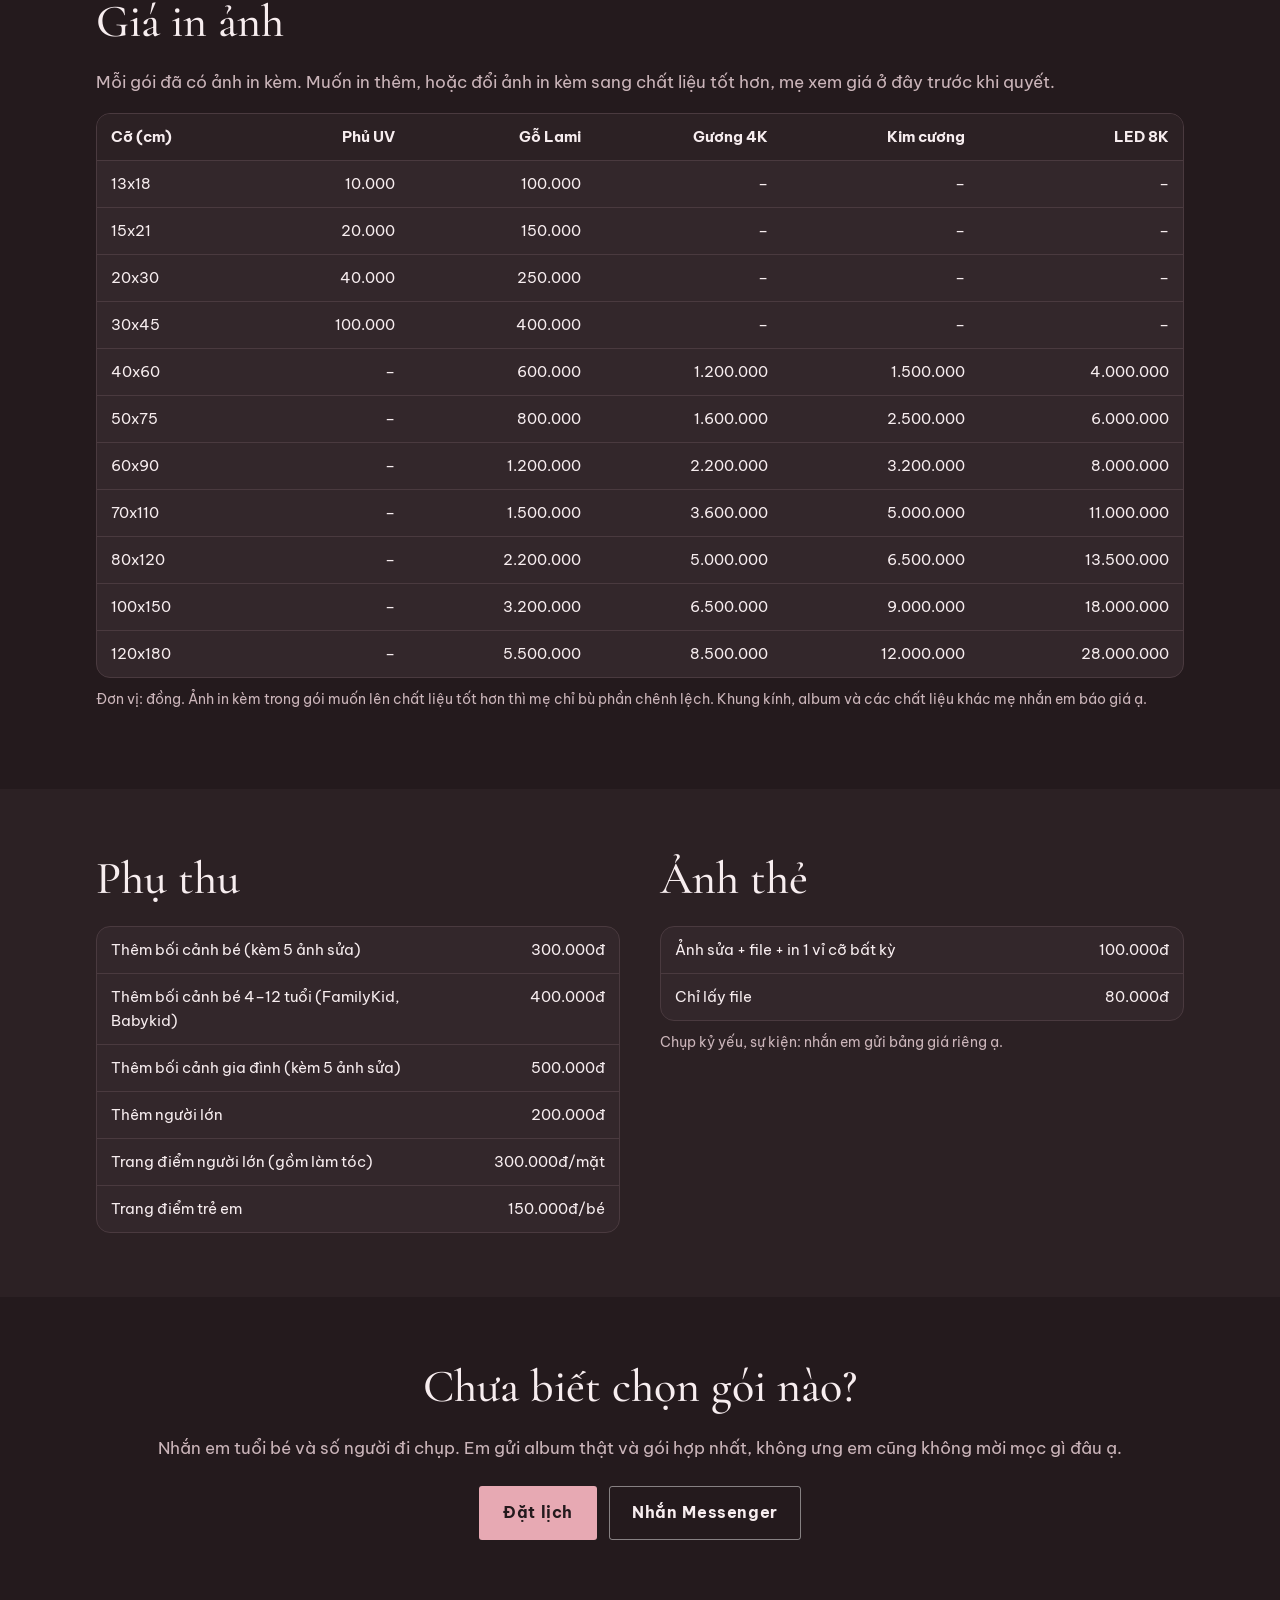
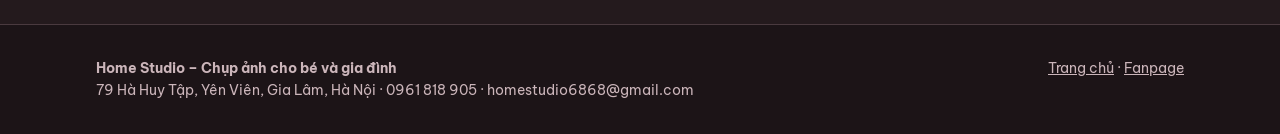
<file: bang-gia.html>
<!doctype html>
<html lang="vi">
<head>
<meta charset="utf-8">
<meta name="viewport" content="width=device-width, initial-scale=1">
<title>Bảng giá chụp ảnh newborn, bé, gia đình, đại gia đình – Home Studio Yên Viên</title>
<meta name="description" content="Bảng giá đầy đủ của Home Studio: Newborn từ 999.000đ, Baby từ 799.000đ, Babykid từ 699.000đ, Family từ 1.799.000đ, Đại gia đình 2,5–5,5 triệu, Bầu, Thời trang, Ngoại cảnh, giá in ảnh và phụ thu.">
<link rel="preconnect" href="https://fonts.googleapis.com">
<link rel="preconnect" href="https://fonts.gstatic.com" crossorigin>
<link href="https://fonts.googleapis.com/css2?family=Be+Vietnam+Pro:wght@400;500;600;700;800&family=Cormorant+Garamond:ital,wght@0,500;0,600;1,500;1,600&display=swap" rel="stylesheet">
<link rel="stylesheet" href="style.css?v=17">
</head>
<body>

<header class="dau">
  <div class="khung">
    <a class="logo" href="index.html">Home <span>Studio</span></a>
    <nav class="menu">
      <a href="#newborn">Newborn</a>
      <a href="#baby">Baby</a>
      <a href="#family">Gia đình</a>
      <a href="#dai-gia-dinh">Đại gia đình</a>
      <a href="#bau">Bầu</a>
      <a href="#ngoai-canh">Ngoại cảnh</a>
      <a href="#cuoi">Cưới</a>
      <a href="#gia-in">Giá in</a>
      <a href="bo-anh.html">Album ảnh</a>
    </nav>
    <a class="nut chinh nho" href="tel:0961818905">Gọi 0961 818 905</a>
  </div>
</header>

<main>
<section class="hero bang" style="--anh:url(album/so-sinh-gai/21.jpg)">
  <div class="khung" style="display:block">
    <div class="mo-dau">Bảng giá</div>
    <h1>Giá rõ từ đầu, kể cả giá in</h1>
    <p class="loi">Mọi gói đã gồm trang phục và toàn bộ file gốc. Nhiều gói được tặng thêm một ảnh để bàn khi mẹ check-in tại studio. Mẹ chưa chắc gói nào hợp thì nhắn em tuổi bé, em tư vấn đúng gói, kẻo trả tiền cho phần không dùng đến.</p>
  </div>
</section>

<!-- GOI:BAT-DAU -->
<section class="phan nhom-goi" id="newborn">
  <div class="khung">
    <div class="mo-dau">Bé sơ sinh</div>
    <h2>Newborn</h2>
    <p class="phu">Chụp tại studio theo giờ ngủ của con. Từ gói 2 có thêm một bối cảnh chụp cùng bố mẹ và trang phục cho cả bố mẹ. <span class="tu-gia">Từ 999.000đ</span></p>
    <div class="luoi-goi">
      <article class="the-goi">
        
        <h3>Newborn 1</h3>
        
        <div class="gia-goi">999.000đ</div>
        
        <div class="muc-goi"><b>Dịch vụ</b><ul><li>Chụp tại studio theo giờ ngủ của bé</li><li>2 bối cảnh bé</li><li>Trang phục cho bé</li></ul></div>
        <div class="muc-goi"><b>Sản phẩm</b><ul><li>10 ảnh chỉnh sửa hoàn thiện</li><li>In ảnh 13×18 phủ UV</li><li>Toàn bộ file gốc</li></ul></div>
        <a class="nut-goi" href="index.html?goi=Newborn%201#dat-lich">Tư vấn gói này</a>
      </article>
      <article class="the-goi noi">
        <span class="nhan-goi">Em gợi ý</span>
        <h3>Newborn 2</h3>
        
        <div class="gia-goi">1.699.000đ</div>
        
        <div class="muc-goi"><b>Dịch vụ</b><ul><li>2 bối cảnh bé + 1 bối cảnh cùng bố mẹ</li><li>Trang phục cho bé và bố mẹ</li></ul></div>
        <div class="muc-goi"><b>Sản phẩm</b><ul><li>15 ảnh chỉnh sửa hoàn thiện</li><li>In ảnh 13×18 phủ UV</li><li>1 ảnh gỗ Lami 30×45</li><li>Toàn bộ file gốc</li><li>Tặng ảnh gỗ 15×21 khi check-in</li></ul></div>
        <a class="nut-goi" href="index.html?goi=Newborn%202#dat-lich">Tư vấn gói này</a>
      </article>
      <article class="the-goi">
        
        <h3>Newborn 3</h3>
        
        <div class="gia-goi">2.400.000đ</div>
        
        <div class="muc-goi"><b>Dịch vụ</b><ul><li>3 bối cảnh bé + 1 bối cảnh cùng bố mẹ</li><li>Trang phục cho bé và bố mẹ</li></ul></div>
        <div class="muc-goi"><b>Sản phẩm</b><ul><li>20 ảnh chỉnh sửa hoàn thiện</li><li>1 album Hàn Quốc 15×21 (20 trang)</li><li>Toàn bộ file gốc</li><li>Tặng ảnh gỗ 15×21 khi check-in</li></ul></div>
        <a class="nut-goi" href="index.html?goi=Newborn%203#dat-lich">Tư vấn gói này</a>
      </article>
      <article class="the-goi">
        
        <h3>Newborn 4</h3>
        
        <div class="gia-goi">3.450.000đ</div>
        
        <div class="muc-goi"><b>Dịch vụ</b><ul><li>3 bối cảnh bé + 1 bối cảnh cùng bố mẹ</li><li>Trang phục cho bé và bố mẹ</li></ul></div>
        <div class="muc-goi"><b>Sản phẩm</b><ul><li>25 ảnh chỉnh sửa hoàn thiện</li><li>1 album Hàn Quốc 15×21 (20 trang)</li><li>1 ảnh mica 40×60</li><li>Toàn bộ file gốc</li><li>Tặng ảnh gỗ 15×21 khi check-in</li></ul></div>
        <a class="nut-goi" href="index.html?goi=Newborn%204#dat-lich">Tư vấn gói này</a>
      </article>
      <article class="the-goi">
        
        <h3>Newborn 5</h3>
        
        <div class="gia-goi">6.250.000đ</div>
        
        <div class="muc-goi"><b>Dịch vụ</b><ul><li>4 bối cảnh bé + 1 bối cảnh cùng bố mẹ</li><li>Trang phục cho bé và bố mẹ</li></ul></div>
        <div class="muc-goi"><b>Sản phẩm</b><ul><li>30 ảnh chỉnh sửa hoàn thiện</li><li>1 album Hàn Quốc 30×30 (20 trang)</li><li>1 ảnh mica 50×75 kèm khung</li><li>Toàn bộ file gốc</li><li>Tặng ảnh gỗ 15×21 khi check-in</li></ul></div>
        <a class="nut-goi" href="index.html?goi=Newborn%205#dat-lich">Tư vấn gói này</a>
      </article>
    </div>
    
  </div>
</section>

<section class="phan nhat nhom-goi" id="baby">
  <div class="khung">
    <div class="mo-dau">Bé 4 tháng – 3 tuổi</div>
    <h2>Baby</h2>
    <p class="phu">Từ gói 2, bố mẹ vào chụp cùng bé miễn phí. <span class="tu-gia">Từ 799.000đ</span></p>
    <div class="luoi-goi">
      <article class="the-goi">
        
        <h3>Baby 1</h3>
        
        <div class="gia-goi">799.000đ</div>
        
        <div class="muc-goi"><b>Dịch vụ</b><ul><li>2 bối cảnh bé</li><li>Trang phục cho bé</li></ul></div>
        <div class="muc-goi"><b>Sản phẩm</b><ul><li>10 ảnh chỉnh sửa hoàn thiện</li><li>In ảnh 13×18 phủ UV</li><li>Toàn bộ file gốc</li></ul></div>
        <a class="nut-goi" href="index.html?goi=Baby%201#dat-lich">Tư vấn gói này</a>
      </article>
      <article class="the-goi">
        
        <h3>Baby 2</h3>
        
        <div class="gia-goi">1.550.000đ</div>
        
        <div class="muc-goi"><b>Dịch vụ</b><ul><li>3 bối cảnh bé</li><li>Chụp cùng bố mẹ miễn phí</li><li>Trang phục cho bé</li></ul></div>
        <div class="muc-goi"><b>Sản phẩm</b><ul><li>10 ảnh chỉnh sửa hoàn thiện</li><li>In ảnh 13×18 phủ UV</li><li>1 ảnh gỗ Lami 40×60</li><li>Toàn bộ file gốc</li><li>Tặng ảnh gỗ 15×21 khi check-in</li></ul></div>
        <a class="nut-goi" href="index.html?goi=Baby%202#dat-lich">Tư vấn gói này</a>
      </article>
      <article class="the-goi noi">
        <span class="nhan-goi">Em gợi ý</span>
        <h3>Baby 3</h3>
        
        <div class="gia-goi">2.050.000đ</div>
        
        <div class="muc-goi"><b>Dịch vụ</b><ul><li>3 bối cảnh bé</li><li>Chụp cùng bố mẹ miễn phí</li><li>Trang phục cho bé</li></ul></div>
        <div class="muc-goi"><b>Sản phẩm</b><ul><li>20 ảnh chỉnh sửa hoàn thiện</li><li>In ảnh 13×18 phủ UV</li><li>1 ảnh gỗ Lami 50×75</li><li>Toàn bộ file gốc</li><li>Tặng ảnh gỗ 20×30 khi check-in</li></ul></div>
        <a class="nut-goi" href="index.html?goi=Baby%203#dat-lich">Tư vấn gói này</a>
      </article>
      <article class="the-goi">
        
        <h3>Baby 4</h3>
        
        <div class="gia-goi">3.450.000đ</div>
        
        <div class="muc-goi"><b>Dịch vụ</b><ul><li>4 bối cảnh bé</li><li>Chụp cùng bố mẹ miễn phí</li><li>Trang phục cho bé</li></ul></div>
        <div class="muc-goi"><b>Sản phẩm</b><ul><li>35 ảnh chỉnh sửa hoàn thiện</li><li>1 album Hàn Quốc 20×20 (20 trang)</li><li>1 ảnh gương 60×90 kèm khung</li><li>Toàn bộ file gốc</li><li>Tặng ảnh gỗ 15×21 khi check-in</li></ul></div>
        <a class="nut-goi" href="index.html?goi=Baby%204#dat-lich">Tư vấn gói này</a>
      </article>
    </div>
    <p class="ghi">Thêm concept 300.000đ (kèm 5 ảnh sửa) · bé thứ hai 100.000đ/concept.</p>
  </div>
</section>

<section class="phan nhom-goi" id="babykid">
  <div class="khung">
    <div class="mo-dau">Bé 4 – 12 tuổi</div>
    <h2>Babykid</h2>
    <p class="phu">Có trang điểm và làm tóc cho bé. <span class="tu-gia">Từ 699.000đ</span></p>
    <div class="luoi-goi">
      <article class="the-goi">
        
        <h3>Babykid 1</h3>
        
        <div class="gia-goi">699.000đ</div>
        
        <div class="muc-goi"><b>Dịch vụ</b><ul><li>1 bối cảnh bé</li><li>Trang điểm + làm tóc cho bé</li><li>Trang phục cho bé</li></ul></div>
        <div class="muc-goi"><b>Sản phẩm</b><ul><li>10 ảnh chỉnh sửa hoàn thiện</li><li>In ảnh 13×18 phủ UV</li><li>Toàn bộ file gốc</li></ul></div>
        <a class="nut-goi" href="index.html?goi=Babykid%201#dat-lich">Tư vấn gói này</a>
      </article>
      <article class="the-goi noi">
        <span class="nhan-goi">Em gợi ý</span>
        <h3>Babykid 2</h3>
        
        <div class="gia-goi">1.199.000đ</div>
        
        <div class="muc-goi"><b>Dịch vụ</b><ul><li>2 bối cảnh bé</li><li>Trang điểm + làm tóc cho bé</li><li>Trang phục cho bé</li></ul></div>
        <div class="muc-goi"><b>Sản phẩm</b><ul><li>15 ảnh chỉnh sửa hoàn thiện</li><li>In ảnh 13×18 phủ UV</li><li>Toàn bộ file gốc</li><li>Tặng ảnh gỗ 15×21 khi check-in</li></ul></div>
        <a class="nut-goi" href="index.html?goi=Babykid%202#dat-lich">Tư vấn gói này</a>
      </article>
    </div>
    <p class="ghi">Thêm concept 400.000đ (kèm 5 ảnh sửa) · bé thứ hai 300.000đ/concept, gồm trang điểm.</p>
  </div>
</section>

<section class="phan nhat nhom-goi" id="family">
  <div class="khung">
    <div class="mo-dau">Gia đình 4 người</div>
    <h2>Bé và gia đình</h2>
    <p class="phu">Family cho bé 4 tháng – 3 tuổi, FamilyKid cho bé 4 – 12 tuổi. Có trang điểm và làm tóc cho mẹ. <span class="tu-gia">Từ 1.299.000đ</span></p>
    <div class="luoi-goi">
      <article class="the-goi">
        
        <h3>Family 1</h3>
        
        <div class="gia-goi"><s>1.899.000đ</s>1.799.000đ</div>
        
        <div class="muc-goi"><b>Dịch vụ</b><ul><li>2 bối cảnh bé + 1 bối cảnh gia đình</li><li>Trang điểm + làm tóc cho mẹ</li><li>Trang phục cho bé</li></ul></div>
        <div class="muc-goi"><b>Sản phẩm</b><ul><li>10 ảnh chỉnh sửa hoàn thiện</li><li>1 ảnh gỗ Lami 40×60</li><li>Toàn bộ file gốc</li><li>Tặng ảnh gỗ 15×21 khi check-in</li></ul></div>
        <a class="nut-goi" href="index.html?goi=Family%201#dat-lich">Tư vấn gói này</a>
      </article>
      <article class="the-goi noi">
        <span class="nhan-goi">Em gợi ý</span>
        <h3>Family 2</h3>
        
        <div class="gia-goi"><s>2.399.000đ</s>2.299.000đ</div>
        
        <div class="muc-goi"><b>Dịch vụ</b><ul><li>3 bối cảnh bé + 1 bối cảnh gia đình</li><li>Trang điểm + làm tóc cho mẹ</li><li>Trang phục cho bé</li></ul></div>
        <div class="muc-goi"><b>Sản phẩm</b><ul><li>10 ảnh chỉnh sửa hoàn thiện</li><li>1 ảnh gỗ Lami 50×75</li><li>Toàn bộ file gốc</li><li>Tặng ảnh gỗ 20×30 khi check-in</li></ul></div>
        <a class="nut-goi" href="index.html?goi=Family%202#dat-lich">Tư vấn gói này</a>
      </article>
      <article class="the-goi">
        
        <h3>Family 3</h3>
        
        <div class="gia-goi"><s>3.599.000đ</s>3.399.000đ</div>
        
        <div class="muc-goi"><b>Dịch vụ</b><ul><li>3 bối cảnh bé + 2 bối cảnh gia đình</li><li>Trang điểm + làm tóc cho mẹ</li><li>Trang phục cho bé</li></ul></div>
        <div class="muc-goi"><b>Sản phẩm</b><ul><li>15 ảnh chỉnh sửa hoàn thiện</li><li>1 ảnh gỗ Lami 60×90</li><li>Toàn bộ file gốc</li><li>Tặng ảnh gỗ 20×30 khi check-in</li></ul></div>
        <a class="nut-goi" href="index.html?goi=Family%203#dat-lich">Tư vấn gói này</a>
      </article>
      <article class="the-goi">
        
        <h3>FamilyKid</h3>
        <div class="phu-goi">Bé 4 – 12 tuổi</div>
        <div class="gia-goi"><s>2.399.000đ</s>1.999.000đ</div>
        
        <div class="muc-goi"><b>Dịch vụ</b><ul><li>1 bối cảnh bé + 1 bối cảnh gia đình</li><li>Trang điểm + làm tóc cho mẹ và bé</li><li>Trang phục cho bé</li></ul></div>
        <div class="muc-goi"><b>Sản phẩm</b><ul><li>10 ảnh chỉnh sửa hoàn thiện</li><li>1 ảnh gỗ Lami 40×60</li><li>Toàn bộ file gốc</li><li>Tặng ảnh gỗ 15×21 khi check-in</li></ul></div>
        <a class="nut-goi" href="index.html?goi=FamilyKid#dat-lich">Tư vấn gói này</a>
      </article>
      <article class="the-goi">
        
        <h3>Gia đình nhỏ</h3>
        <div class="phu-goi">3 – 6 người · không ảnh phóng</div>
        <div class="gia-goi">1.299.000đ</div>
        
        <div class="muc-goi"><b>Dịch vụ</b><ul><li>1 concept</li><li>Trang điểm + làm tóc 1 người</li></ul></div>
        <div class="muc-goi"><b>Sản phẩm</b><ul><li>10 ảnh chỉnh sửa hoàn thiện</li><li>In ảnh 13×18 phủ UV</li><li>Toàn bộ file gốc</li></ul></div>
        <a class="nut-goi" href="index.html?goi=Gia%20%C4%91%C3%ACnh%20nh%E1%BB%8F#dat-lich">Tư vấn gói này</a>
      </article>
    </div>
    
  </div>
</section>

<section class="phan nhom-goi" id="dai-gia-dinh">
  <div class="khung">
    <div class="mo-dau">Ông bà, bố mẹ và các cháu</div>
    <h2>Đại gia đình</h2>
    <p class="phu">Mỗi gói 10 ảnh sửa và một tấm gỗ khổ lớn treo phòng khách. Giá lớn là cho 4 – 10 người, dòng nhỏ bên dưới là giá cho nhà trên 10 người. <span class="tu-gia">Từ 1.699.000đ</span></p>
    <div class="luoi-goi">
      <article class="the-goi">
        
        <h3>Silver</h3>
        
        <div class="gia-goi">2.500.000đ</div>
        <div class="phu-goi">Trên 10 người: 3.500.000đ</div>
        <div class="muc-goi"><b>Dịch vụ</b><ul><li>1 bối cảnh</li><li>Trang điểm 1 người (trên 10 người: 3)</li></ul></div>
        <div class="muc-goi"><b>Sản phẩm</b><ul><li>10 ảnh chỉnh sửa hoàn thiện</li><li>1 ảnh gỗ 70×110</li><li>Toàn bộ file gốc</li><li>Tặng ảnh gỗ 15×21 khi check-in</li></ul></div>
        <a class="nut-goi" href="index.html?goi=Silver#dat-lich">Tư vấn gói này</a>
      </article>
      <article class="the-goi noi">
        <span class="nhan-goi">Em gợi ý</span>
        <h3>Gold</h3>
        
        <div class="gia-goi">3.500.000đ</div>
        <div class="phu-goi">Trên 10 người: 4.500.000đ</div>
        <div class="muc-goi"><b>Dịch vụ</b><ul><li>1 bối cảnh</li><li>Trang điểm 2 người (trên 10 người: 4)</li></ul></div>
        <div class="muc-goi"><b>Sản phẩm</b><ul><li>10 ảnh chỉnh sửa hoàn thiện</li><li>1 ảnh gỗ 80×120</li><li>Toàn bộ file gốc</li><li>Tặng ảnh gỗ 20×30 khi check-in</li></ul></div>
        <a class="nut-goi" href="index.html?goi=Gold#dat-lich">Tư vấn gói này</a>
      </article>
      <article class="the-goi">
        
        <h3>Diamond</h3>
        
        <div class="gia-goi">4.500.000đ</div>
        <div class="phu-goi">Trên 10 người: 5.500.000đ</div>
        <div class="muc-goi"><b>Dịch vụ</b><ul><li>2 bối cảnh</li><li>Trang điểm 2 người (trên 10 người: 4)</li></ul></div>
        <div class="muc-goi"><b>Sản phẩm</b><ul><li>10 ảnh chỉnh sửa hoàn thiện</li><li>1 ảnh gỗ 100×150</li><li>Toàn bộ file gốc</li><li>Tặng ảnh gỗ 20×30 khi check-in</li></ul></div>
        <a class="nut-goi" href="index.html?goi=Diamond#dat-lich">Tư vấn gói này</a>
      </article>
      <article class="the-goi">
        
        <h3>Không ảnh phóng</h3>
        <div class="phu-goi">Trên 6 người</div>
        <div class="gia-goi">1.699.000đ</div>
        
        <div class="muc-goi"><b>Dịch vụ</b><ul><li>1 concept</li><li>Trang điểm 1 người</li></ul></div>
        <div class="muc-goi"><b>Sản phẩm</b><ul><li>10 ảnh chỉnh sửa hoàn thiện</li><li>Toàn bộ file gốc</li><li>Tặng ảnh gỗ 15×21 khi check-in</li></ul></div>
        <a class="nut-goi" href="index.html?goi=Kh%C3%B4ng%20%E1%BA%A3nh%20ph%C3%B3ng#dat-lich">Tư vấn gói này</a>
      </article>
    </div>
    
  </div>
</section>

<section class="phan nhat nhom-goi" id="bau">
  <div class="khung">
    <div class="mo-dau">Mẹ bầu và chân dung</div>
    <h2>Bầu · Thời trang</h2>
    <p class="phu">Có trang phục, trang điểm và làm tóc. <span class="tu-gia">Từ 1.199.000đ</span></p>
    <div class="luoi-goi">
      <article class="the-goi">
        
        <h3>Bầu 1</h3>
        
        <div class="gia-goi">1.199.000đ</div>
        
        <div class="muc-goi"><b>Dịch vụ</b><ul><li>1 bối cảnh</li><li>Trang phục, trang điểm, làm tóc</li></ul></div>
        <div class="muc-goi"><b>Sản phẩm</b><ul><li>10 ảnh chỉnh sửa hoàn thiện</li><li>Toàn bộ file gốc</li></ul></div>
        <a class="nut-goi" href="index.html?goi=B%E1%BA%A7u%201#dat-lich">Tư vấn gói này</a>
      </article>
      <article class="the-goi noi">
        <span class="nhan-goi">Em gợi ý</span>
        <h3>Bầu 2</h3>
        
        <div class="gia-goi">1.999.000đ</div>
        
        <div class="muc-goi"><b>Dịch vụ</b><ul><li>2 bối cảnh</li><li>Trang phục, trang điểm, làm tóc</li></ul></div>
        <div class="muc-goi"><b>Sản phẩm</b><ul><li>15 ảnh chỉnh sửa hoàn thiện</li><li>1 ảnh gỗ để bàn 15×21</li><li>Toàn bộ file gốc</li></ul></div>
        <a class="nut-goi" href="index.html?goi=B%E1%BA%A7u%202#dat-lich">Tư vấn gói này</a>
      </article>
      <article class="the-goi">
        
        <h3>Bầu 3</h3>
        
        <div class="gia-goi">2.799.000đ</div>
        
        <div class="muc-goi"><b>Dịch vụ</b><ul><li>3 bối cảnh</li><li>Trang phục, trang điểm, làm tóc</li></ul></div>
        <div class="muc-goi"><b>Sản phẩm</b><ul><li>20 ảnh chỉnh sửa hoàn thiện</li><li>1 ảnh gỗ để bàn 20×30</li><li>Toàn bộ file gốc</li></ul></div>
        <a class="nut-goi" href="index.html?goi=B%E1%BA%A7u%203#dat-lich">Tư vấn gói này</a>
      </article>
      <article class="the-goi">
        
        <h3>Thời trang 3</h3>
        
        <div class="gia-goi">2.799.000đ</div>
        
        <div class="muc-goi"><b>Dịch vụ</b><ul><li>3 bối cảnh</li><li>Trang phục, trang điểm, làm tóc</li></ul></div>
        <div class="muc-goi"><b>Sản phẩm</b><ul><li>20 ảnh chỉnh sửa hoàn thiện</li><li>1 ảnh gỗ để bàn 20×30</li><li>Toàn bộ file gốc</li></ul></div>
        <a class="nut-goi" href="index.html?goi=Th%E1%BB%9Di%20trang%203#dat-lich">Tư vấn gói này</a>
      </article>
    </div>
    
  </div>
</section>

<section class="phan nhom-goi" id="ngoai-canh">
  <div class="khung">
    <div class="mo-dau">Chụp ngoài trời</div>
    <h2>Ngoại cảnh</h2>
    <p class="phu">Có trang điểm và làm tóc cho bé. <span class="tu-gia">Từ 1.200.000đ</span></p>
    <div class="luoi-goi">
      <article class="the-goi">
        
        <h3>Ngoại cảnh 1</h3>
        
        <div class="gia-goi">1.200.000đ</div>
        
        <div class="muc-goi"><b>Dịch vụ</b><ul><li>1 concept · 60 phút</li><li>Trang điểm + làm tóc cho bé</li></ul></div>
        <div class="muc-goi"><b>Sản phẩm</b><ul><li>10 ảnh chỉnh sửa hoàn thiện</li><li>Toàn bộ file gốc</li></ul></div>
        <a class="nut-goi" href="index.html?goi=Ngo%E1%BA%A1i%20c%E1%BA%A3nh%201#dat-lich">Tư vấn gói này</a>
      </article>
      <article class="the-goi noi">
        <span class="nhan-goi">Em gợi ý</span>
        <h3>Ngoại cảnh 2</h3>
        
        <div class="gia-goi">2.000.000đ</div>
        
        <div class="muc-goi"><b>Dịch vụ</b><ul><li>2 concept · 60 – 120 phút</li><li>Trang điểm + làm tóc cho bé</li></ul></div>
        <div class="muc-goi"><b>Sản phẩm</b><ul><li>20 ảnh chỉnh sửa hoàn thiện</li><li>1 ảnh mica 30×45</li><li>Toàn bộ file gốc</li></ul></div>
        <a class="nut-goi" href="index.html?goi=Ngo%E1%BA%A1i%20c%E1%BA%A3nh%202#dat-lich">Tư vấn gói này</a>
      </article>
      <article class="the-goi">
        
        <h3>Ngoại cảnh 3</h3>
        
        <div class="gia-goi">3.000.000đ</div>
        
        <div class="muc-goi"><b>Dịch vụ</b><ul><li>3 concept · 120 – 150 phút</li><li>Trang điểm + làm tóc cho bé</li></ul></div>
        <div class="muc-goi"><b>Sản phẩm</b><ul><li>30 ảnh chỉnh sửa hoàn thiện</li><li>1 video ngắn</li><li>1 ảnh mica 40×60</li><li>Toàn bộ file gốc</li></ul></div>
        <a class="nut-goi" href="index.html?goi=Ngo%E1%BA%A1i%20c%E1%BA%A3nh%203#dat-lich">Tư vấn gói này</a>
      </article>
    </div>
    
  </div>
</section>
<!-- GOI:HET -->

<section class="phan nhat" id="cuoi">
  <div class="khung">
    <h2>Phóng sự cưới</h2>
    <p class="phu">Chụp, quay trọn ngày theo lịch trình của hai gia đình. Chỉnh màu toàn bộ ảnh, retouch ảnh nổi bật, trả qua thư mục online. "2 buổi" là ăn hỏi + lễ cưới.</p>
    <div class="cuon"><table>
      <thead><tr><th>Dịch vụ</th><th class="so-tien">1 buổi</th><th class="so-tien">2 buổi</th></tr></thead>
      <tbody>
        <tr><td><b>Phóng sự ảnh</b><br><span class="phu">1 photographer</span></td><td class="so-tien">2.500.000đ</td><td class="so-tien">4.500.000đ</td></tr>
        <tr><td><b>Phóng sự film</b><br><span class="phu">1 videographer, dựng highlight</span></td><td class="so-tien">4.000.000đ</td><td class="so-tien">7.000.000đ</td></tr>
        <tr><td><b>Combo ảnh + film</b></td><td class="so-tien">6.000.000đ</td><td class="so-tien">10.000.000đ</td></tr>
      </tbody>
    </table></div>
    <h3 style="margin-top:28px">Gói ảnh 2 buổi theo số thợ</h3>
    <div class="cuon"><table>
      <thead><tr><th>Gói</th><th class="so-tien">Giá</th><th>Thợ ăn hỏi / ngày cưới</th><th>Tặng</th></tr></thead>
      <tbody>
        <tr><td><b>Photo Standard</b></td><td class="so-tien">4.500.000đ</td><td>1 / 1</td><td>–</td></tr>
        <tr><td><b>Photo Plus</b></td><td class="so-tien">6.500.000đ</td><td>1 / 2</td><td>Ảnh phóng gia đình 46x60 mica</td></tr>
        <tr><td><b>Photo Premium</b></td><td class="so-tien">8.500.000đ</td><td>2 / 2</td><td>Ảnh phóng gia đình 60x90 mica</td></tr>
      </tbody>
    </table></div>
    <h3 style="margin-top:28px">Phát sinh</h3>
    <div class="cuon"><table>
      <thead><tr><th>Chụp thêm tiệc</th><th class="so-tien">Ảnh</th><th class="so-tien">Film</th><th class="so-tien">Ảnh + film</th></tr></thead>
      <tbody>
        <tr><td>Tiệc cùng ngày với lễ cưới</td><td class="so-tien">+1.000.000đ</td><td class="so-tien">+1.500.000đ</td><td class="so-tien">+2.000.000đ</td></tr>
        <tr><td>Tiệc tổ chức ngày khác</td><td class="so-tien">+1.500.000đ</td><td class="so-tien">+2.000.000đ</td><td class="so-tien">+3.000.000đ</td></tr>
      </tbody>
    </table></div>
    <p class="ghi">Giá áp dụng trong nội thành Hà Nội. Di chuyển ngoại thành: gần (Đông Anh, Gia Lâm, Hoài Đức, Thanh Trì) +300.000 – 500.000đ · ngoại thành (Mê Linh, Đan Phượng, Quốc Oai, Thường Tín) +500.000 – 700.000đ · xa (Sóc Sơn, Chương Mỹ, Phú Xuyên, Ba Vì) +700.000 – 1.200.000đ mỗi ngày/ekip. Đi tỉnh, flycam, thêm thợ, album, same day edit: em báo giá riêng theo lịch trình. Lịch kéo dài hoặc phát sinh chương trình ngoài kế hoạch thì em trao đổi với anh chị trước, không tự ý tính thêm.</p>
  </div>
</section>

<section class="phan" id="gia-in">
  <div class="khung">
    <h2>Giá in ảnh</h2>
    <p class="phu">Mỗi gói đã có ảnh in kèm. Muốn in thêm, hoặc đổi ảnh in kèm sang chất liệu tốt hơn, mẹ xem giá ở đây trước khi quyết.</p>
    <div class="cuon"><table>
      <thead><tr><th>Cỡ (cm)</th><th class="so-tien">Phủ UV</th><th class="so-tien">Gỗ Lami</th><th class="so-tien">Gương 4K</th><th class="so-tien">Kim cương</th><th class="so-tien">LED 8K</th></tr></thead>
      <tbody>
        <tr><td>13x18</td><td class="so-tien">10.000</td><td class="so-tien">100.000</td><td class="so-tien">–</td><td class="so-tien">–</td><td class="so-tien">–</td></tr>
        <tr><td>15x21</td><td class="so-tien">20.000</td><td class="so-tien">150.000</td><td class="so-tien">–</td><td class="so-tien">–</td><td class="so-tien">–</td></tr>
        <tr><td>20x30</td><td class="so-tien">40.000</td><td class="so-tien">250.000</td><td class="so-tien">–</td><td class="so-tien">–</td><td class="so-tien">–</td></tr>
        <tr><td>30x45</td><td class="so-tien">100.000</td><td class="so-tien">400.000</td><td class="so-tien">–</td><td class="so-tien">–</td><td class="so-tien">–</td></tr>
        <tr><td>40x60</td><td class="so-tien">–</td><td class="so-tien">600.000</td><td class="so-tien">1.200.000</td><td class="so-tien">1.500.000</td><td class="so-tien">4.000.000</td></tr>
        <tr><td>50x75</td><td class="so-tien">–</td><td class="so-tien">800.000</td><td class="so-tien">1.600.000</td><td class="so-tien">2.500.000</td><td class="so-tien">6.000.000</td></tr>
        <tr><td>60x90</td><td class="so-tien">–</td><td class="so-tien">1.200.000</td><td class="so-tien">2.200.000</td><td class="so-tien">3.200.000</td><td class="so-tien">8.000.000</td></tr>
        <tr><td>70x110</td><td class="so-tien">–</td><td class="so-tien">1.500.000</td><td class="so-tien">3.600.000</td><td class="so-tien">5.000.000</td><td class="so-tien">11.000.000</td></tr>
        <tr><td>80x120</td><td class="so-tien">–</td><td class="so-tien">2.200.000</td><td class="so-tien">5.000.000</td><td class="so-tien">6.500.000</td><td class="so-tien">13.500.000</td></tr>
        <tr><td>100x150</td><td class="so-tien">–</td><td class="so-tien">3.200.000</td><td class="so-tien">6.500.000</td><td class="so-tien">9.000.000</td><td class="so-tien">18.000.000</td></tr>
        <tr><td>120x180</td><td class="so-tien">–</td><td class="so-tien">5.500.000</td><td class="so-tien">8.500.000</td><td class="so-tien">12.000.000</td><td class="so-tien">28.000.000</td></tr>
      </tbody>
    </table></div>
    <p class="ghi">Đơn vị: đồng. Ảnh in kèm trong gói muốn lên chất liệu tốt hơn thì mẹ chỉ bù phần chênh lệch. Khung kính, album và các chất liệu khác mẹ nhắn em báo giá ạ.</p>
  </div>
</section>

<section class="phan nhat" id="phu-thu">
  <div class="khung hai-cot">
    <div>
      <h2>Phụ thu</h2>
      <div class="cuon"><table>
        <tbody>
          <tr><td>Thêm bối cảnh bé (kèm 5 ảnh sửa)</td><td class="so-tien">300.000đ</td></tr>
          <tr><td>Thêm bối cảnh bé 4–12 tuổi (FamilyKid, Babykid)</td><td class="so-tien">400.000đ</td></tr>
          <tr><td>Thêm bối cảnh gia đình (kèm 5 ảnh sửa)</td><td class="so-tien">500.000đ</td></tr>
          <tr><td>Thêm người lớn</td><td class="so-tien">200.000đ</td></tr>
          <tr><td>Trang điểm người lớn (gồm làm tóc)</td><td class="so-tien">300.000đ/mặt</td></tr>
          <tr><td>Trang điểm trẻ em</td><td class="so-tien">150.000đ/bé</td></tr>
        </tbody>
      </table></div>
    </div>
    <div>
      <h2>Ảnh thẻ</h2>
      <div class="cuon"><table>
        <tbody>
          <tr><td>Ảnh sửa + file + in 1 vỉ cỡ bất kỳ</td><td class="so-tien">100.000đ</td></tr>
          <tr><td>Chỉ lấy file</td><td class="so-tien">80.000đ</td></tr>
        </tbody>
      </table></div>
      <p class="ghi">Chụp kỷ yếu, sự kiện: nhắn em gửi bảng giá riêng ạ.</p>
    </div>
  </div>
</section>

<section class="phan">
  <div class="khung" style="text-align:center">
    <h2>Chưa biết chọn gói nào?</h2>
    <p class="phu">Nhắn em tuổi bé và số người đi chụp. Em gửi album thật và gói hợp nhất, không ưng em cũng không mời mọc gì đâu ạ.</p>
    <div class="nhom-nut" style="justify-content:center">
      <a class="nut chinh" href="index.html#dat-lich">Đặt lịch</a>
      <a class="nut phu-nut" href="https://m.me/ChupAnhChoBeHomestudio" target="_blank" rel="noopener">Nhắn Messenger</a>
    </div>
  </div>
</section>
</main>

<footer class="chan">
  <div class="khung">
    <div><b>Home Studio – Chụp ảnh cho bé và gia đình</b><br>79 Hà Huy Tập, Yên Viên, Gia Lâm, Hà Nội · 0961 818 905 · homestudio6868@gmail.com</div>
    <div><a href="index.html">Trang chủ</a> · <a href="https://m.me/ChupAnhChoBeHomestudio" target="_blank" rel="noopener">Fanpage</a></div>
  </div>
</footer>

<nav class="thanh-goi">
  <a class="nut phu-nut" href="tel:0961818905">Gọi</a>
  <a class="nut phu-nut" href="https://zalo.me/0961818905" target="_blank" rel="noopener">Zalo</a>
  <a class="nut chinh" href="https://m.me/ChupAnhChoBeHomestudio" target="_blank" rel="noopener">Nhắn tin</a>
</nav>
</body>
</html>
</file>
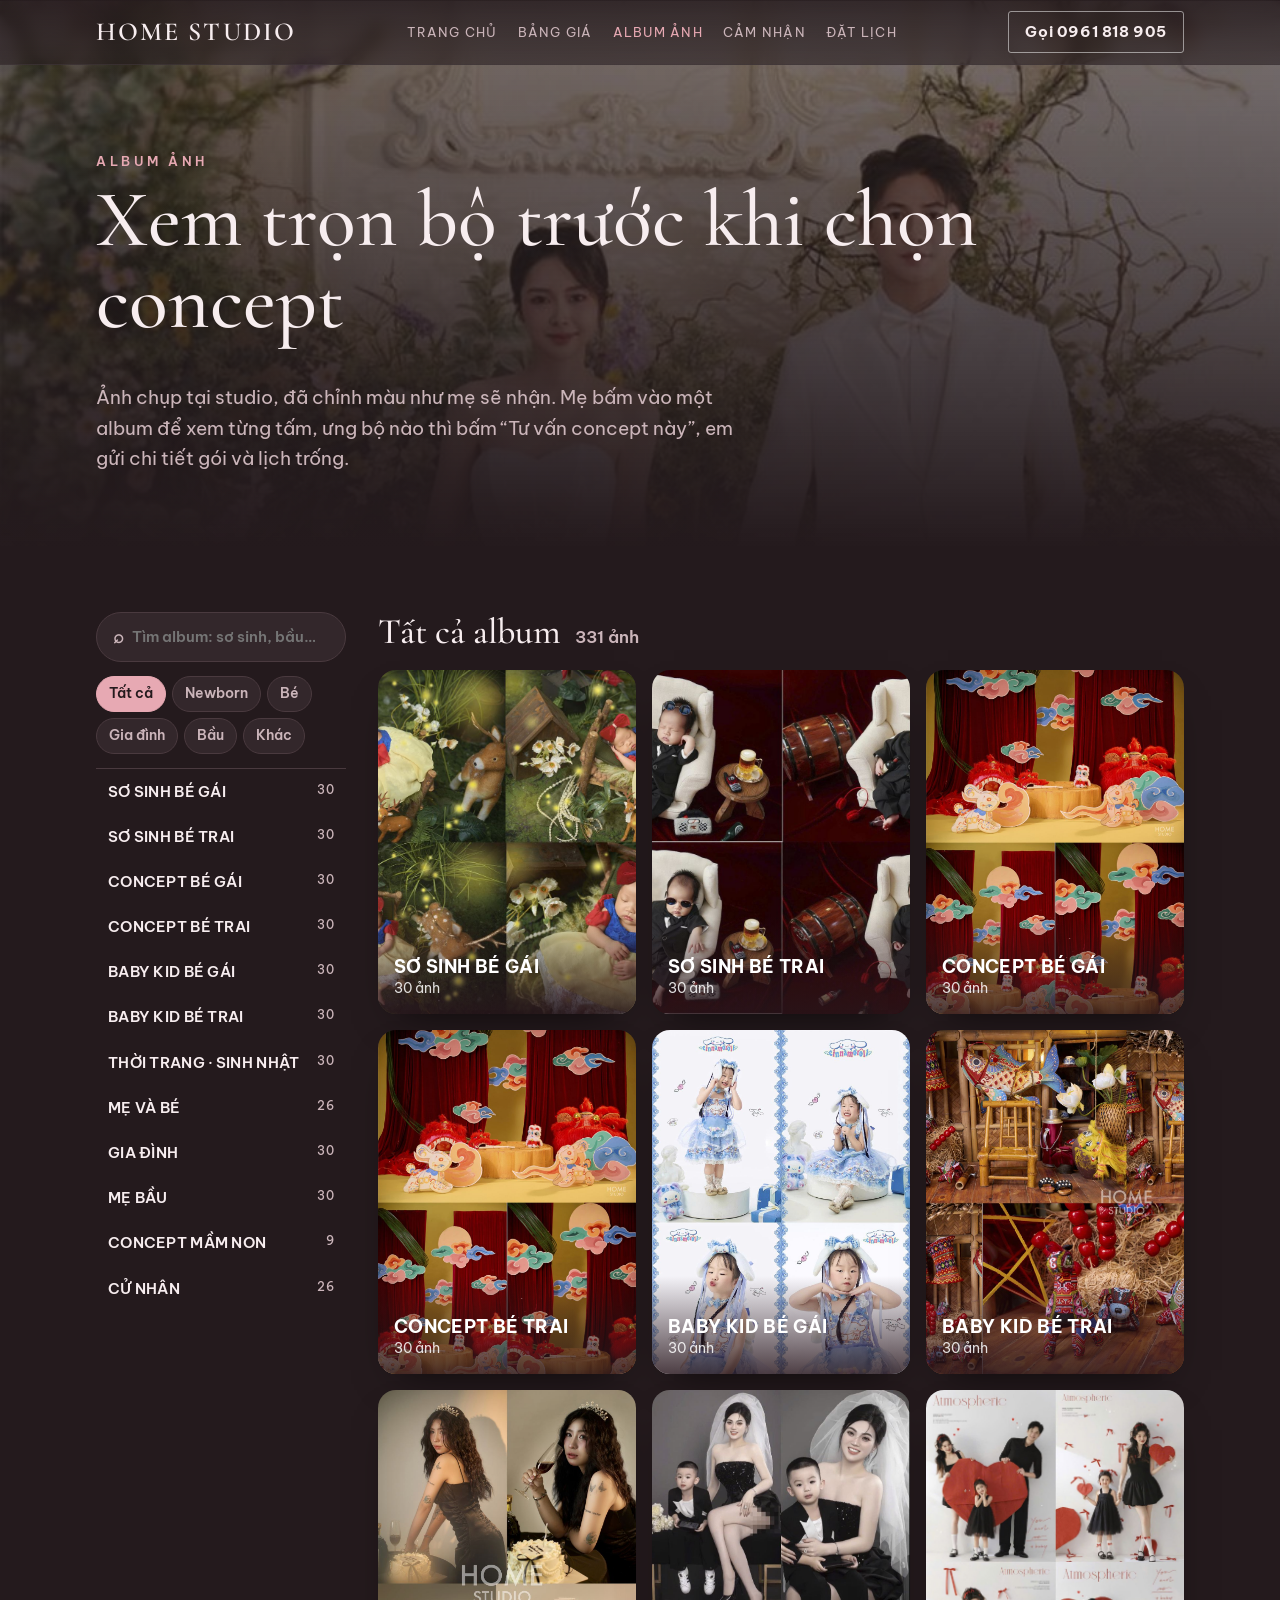
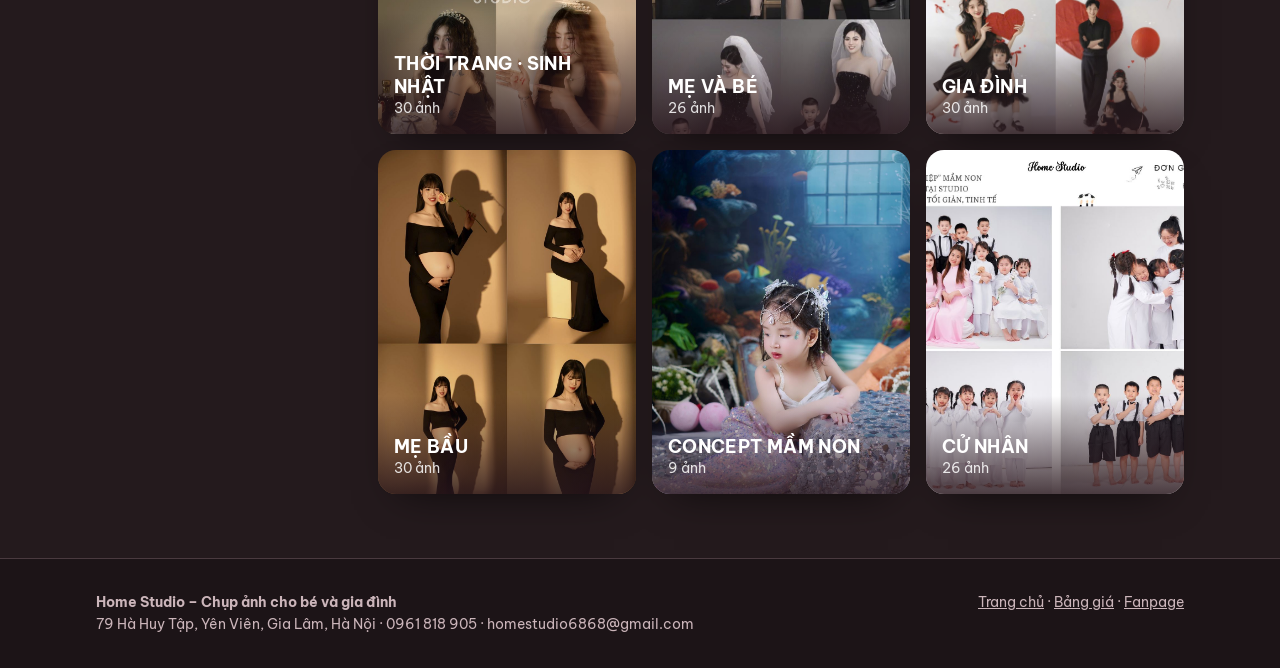
<file: bo-anh.html>
<!doctype html>
<html lang="vi">
<head>
<meta charset="utf-8">
<meta name="viewport" content="width=device-width, initial-scale=1">
<title>Album ảnh mẫu – Home Studio Yên Viên</title>
<meta name="description" content="Album ảnh mẫu của Home Studio: sơ sinh, concept bé gái, bé trai, baby kid, sinh nhật, mẹ và bé, gia đình, mẹ bầu, cử nhân. Xem trọn bộ để chọn concept cho buổi chụp.">
<link rel="preconnect" href="https://fonts.googleapis.com">
<link rel="preconnect" href="https://fonts.gstatic.com" crossorigin>
<link href="https://fonts.googleapis.com/css2?family=Be+Vietnam+Pro:wght@400;500;600;700;800&family=Cormorant+Garamond:ital,wght@0,500;0,600;1,500;1,600&display=swap" rel="stylesheet">
<link rel="stylesheet" href="style.css?v=17">
</head>
<body>

<header class="dau">
  <div class="khung">
    <a class="logo" href="index.html">Home <span>Studio</span></a>
    <nav class="menu">
      <a href="index.html">Trang chủ</a>
      <a href="bang-gia.html">Bảng giá</a>
      <a href="bo-anh.html" aria-current="page">Album ảnh</a>
      <a href="index.html#cam-nhan">Cảm nhận</a>
      <a href="index.html#dat-lich">Đặt lịch</a>
    </nav>
    <a class="nut chinh nho" href="tel:0961818905">Gọi 0961 818 905</a>
  </div>
</header>

<main>
<section class="hero bang" style="--anh:url(album/gia-dinh/15.jpg)">
  <div class="khung" style="display:block">
    <div class="mo-dau">Album ảnh</div>
    <h1>Xem trọn bộ trước khi chọn concept</h1>
    <p class="loi">Ảnh chụp tại studio, đã chỉnh màu như mẹ sẽ nhận. Mẹ bấm vào một album để xem từng tấm, ưng bộ nào thì bấm “Tư vấn concept này”, em gửi chi tiết gói và lịch trống.</p>
  </div>
</section>

<section class="phan album" id="album">
  <div class="khung khung-album">
    <aside class="ben-album">
      <label class="tim-album"><span aria-hidden="true">⌕</span><input id="tim" type="search" placeholder="Tìm album: sơ sinh, bầu…" autocomplete="off"></label>
      <div class="loc-nhom" id="loc-nhom" role="tablist"></div>
      <ul class="ds-album" id="ds-album"></ul>
    </aside>
    <div class="than-album">
      <div class="dau-album">
        <button class="nut-lui" id="nut-lui" hidden>← Tất cả album</button>
        <h2 id="ten-album">Tất cả album</h2>
        <span class="so-anh" id="so-anh"></span>
        <a class="nut chinh nho" id="nut-tu-van" href="index.html#dat-lich" hidden>Tư vấn concept này</a>
      </div>
      <div class="luoi-album" id="luoi-album"></div>
      <div class="luoi-anh" id="luoi-anh" hidden></div>
    </div>
  </div>
</section>
</main>

<div class="xem-anh" id="xem-anh" hidden>
  <button class="dong" id="xa-dong" aria-label="Đóng">×</button>
  <button class="lui" id="xa-lui" aria-label="Ảnh trước">‹</button>
  <img id="xa-anh" alt="">
  <button class="toi" id="xa-toi" aria-label="Ảnh sau">›</button>
  <div class="dem" id="xa-dem"></div>
</div>

<footer class="chan">
  <div class="khung">
    <div><b>Home Studio – Chụp ảnh cho bé và gia đình</b><br>79 Hà Huy Tập, Yên Viên, Gia Lâm, Hà Nội · 0961 818 905 · homestudio6868@gmail.com</div>
    <div><a href="index.html">Trang chủ</a> · <a href="bang-gia.html">Bảng giá</a> · <a href="https://m.me/ChupAnhChoBeHomestudio" target="_blank" rel="noopener">Fanpage</a></div>
  </div>
</footer>

<nav class="thanh-goi">
  <a class="nut phu-nut" href="tel:0961818905">Gọi</a>
  <a class="nut phu-nut" href="https://zalo.me/0961818905" target="_blank" rel="noopener">Zalo</a>
  <a class="nut chinh" href="https://m.me/ChupAnhChoBeHomestudio" target="_blank" rel="noopener">Nhắn tin</a>
</nav>
<script src="album/du-lieu.js?v=1"></script>
<script src="album.js?v=2"></script>
</body>
</html>
</file>
<file: style.css>
/* Website khách — Home Studio. Mộc, ấm, đọc tốt trên điện thoại một tay. */
:root {
  --nen: #FBF5F3;
  --nen-2: #F5E7E7;
  --the: #FFFFFF;
  --chu: #3D2A2E;
  --chu-nhat: #765F64;
  --vien: #ECD7D9;
  --nhan: #A25A67;        /* hồng phấn đất — màu duy nhất cho nút chính (tông 4, anh Thọ chọn 12/11) */
  --nhan-dam: #7E404B;
  --nhan-nhat: #F6E1E4;
  --xanh: #5E7A68;
  --bo: 14px;
  --rong: 1120px;
}
@media (prefers-color-scheme: dark) {
  :root:not([data-theme="light"]) {
    --nen: #1E1719; --nen-2: #271E21; --the: #2E2427; --chu: #F5ECEE; --chu-nhat: #C2AEB2;
    --vien: #44353A; --nhan: #E09AA6; --nhan-dam: #F0B5BE; --nhan-nhat: #3E2A30; --xanh: #8DB39A;
  }
}
:root[data-theme="dark"] {
  --nen: #1E1719; --nen-2: #271E21; --the: #2E2427; --chu: #F5ECEE; --chu-nhat: #C2AEB2;
  --vien: #44353A; --nhan: #E09AA6; --nhan-dam: #F0B5BE; --nhan-nhat: #3E2A30; --xanh: #8DB39A;
}

* { box-sizing: border-box; }
html { scroll-behavior: smooth; }
body {
  margin: 0; background: var(--nen); color: var(--chu);
  font-family: "Be Vietnam Pro", system-ui, -apple-system, "Segoe UI", sans-serif;
  font-size: 17px; line-height: 1.6; -webkit-text-size-adjust: 100%;
}
img { max-width: 100%; display: block; }
a { color: inherit; }
h1, h2, h3 { line-height: 1.25; margin: 0 0 .5em; letter-spacing: -.01em; }
h1 { font-size: clamp(30px, 6vw, 50px); font-weight: 800; }
h2 { font-size: clamp(24px, 4.2vw, 34px); font-weight: 800; }
h3 { font-size: 20px; font-weight: 700; }
p { margin: 0 0 1em; }
.khung { max-width: var(--rong); margin: 0 auto; padding: 0 16px; }
.phan { padding: 64px 0; }
.phan.nhat { background: var(--nen-2); }
.mo-dau { color: var(--nhan); font-weight: 700; font-size: 14px; letter-spacing: .06em; text-transform: uppercase; margin-bottom: 8px; }
.phu { color: var(--chu-nhat); }

/* ── đầu trang ── */
.dau {
  position: sticky; top: 0; z-index: 20; background: color-mix(in srgb, var(--nen) 92%, transparent);
  backdrop-filter: blur(8px); border-bottom: 1px solid var(--vien);
}
.dau .khung { display: flex; align-items: center; justify-content: space-between; height: 64px; gap: 16px; }
.logo { font-weight: 800; font-size: 20px; text-decoration: none; white-space: nowrap; }
.logo span { color: var(--nhan); }
.menu { display: flex; gap: 22px; font-size: 15px; }
.menu a { text-decoration: none; color: var(--chu-nhat); }
.menu a:hover { color: var(--chu); }
@media (max-width: 820px) { .menu { display: none; } }

/* ── nút ── */
.nut {
  display: inline-flex; align-items: center; justify-content: center; gap: 8px; min-height: 48px;
  padding: 12px 22px; border-radius: 999px; font-weight: 700; font-size: 16px; text-decoration: none;
  border: 2px solid transparent; cursor: pointer; font-family: inherit;
}
.nut.chinh { background: var(--nhan); color: #fff; }
.nut.chinh:hover { background: var(--nhan-dam); }
.nut.phu-nut { border-color: var(--vien); background: var(--the); color: var(--chu); }
.nut.nho { min-height: 40px; padding: 8px 16px; font-size: 15px; }

/* ── hero ── */
.hero { padding: 48px 0 56px; }
.hero .khung { display: grid; grid-template-columns: 1.05fr 1fr; gap: 40px; align-items: center; }
.hero .loi { font-size: 19px; color: var(--chu-nhat); max-width: 34em; }
.hero .loi b { color: var(--chu); }
.nhom-nut { display: flex; flex-wrap: wrap; gap: 12px; margin: 24px 0 20px; }
.dai-tin { display: flex; flex-wrap: wrap; gap: 8px 20px; font-size: 15px; color: var(--chu-nhat); padding: 0; margin: 0; list-style: none; }
.dai-tin li::before { content: "✓ "; color: var(--xanh); font-weight: 700; }
@media (max-width: 820px) { .hero .khung { grid-template-columns: 1fr; gap: 28px; } }

/* ô ảnh tạm — thay bằng ảnh thật của ca đã xin phép mẹ */
.anh {
  position: relative; border-radius: var(--bo); overflow: hidden; background:
  linear-gradient(135deg, #F1DEDF, #E2C0C4 55%, #D7A7AD); aspect-ratio: 4/5;
}
.anh img { width: 100%; height: 100%; object-fit: cover; }
.anh .nhan-anh {
  position: absolute; left: 12px; bottom: 12px; right: 12px; font-size: 13px; color: #fff;
  background: rgba(43, 33, 27, .55); padding: 6px 10px; border-radius: 8px;
}
.anh.ngang { aspect-ratio: 3/2; }

/* ── trích lời mẹ ── */
.trich { font-size: clamp(22px, 3.6vw, 30px); font-weight: 700; line-height: 1.35; margin: 0 0 12px; }
.trich::before { content: "“"; color: var(--nhan); }
.trich::after { content: "”"; color: var(--nhan); }
.hai-cot { display: grid; grid-template-columns: 1fr 1fr; gap: 40px; align-items: start; }
@media (max-width: 820px) { .hai-cot { grid-template-columns: 1fr; gap: 24px; } }

/* ── thẻ gói ── */
.luoi { display: grid; gap: 16px; grid-template-columns: repeat(auto-fit, minmax(240px, 1fr)); }
.the {
  background: var(--the); border: 1px solid var(--vien); border-radius: var(--bo); padding: 22px;
  display: flex; flex-direction: column;
}
.the .gia { font-size: 26px; font-weight: 800; margin: 4px 0 2px; }
.the .gia small { font-size: 15px; font-weight: 500; color: var(--chu-nhat); }
.the ul { padding-left: 18px; margin: 12px 0 16px; color: var(--chu-nhat); font-size: 15px; }
.the ul li { margin-bottom: 4px; }
.the .nut { margin-top: auto; }
.the.noi { border: 2px solid var(--nhan); position: relative; }
.the .tem {
  position: absolute; top: -12px; left: 18px; background: var(--nhan); color: #fff; font-size: 12px;
  font-weight: 700; padding: 3px 10px; border-radius: 999px;
}

/* ── lý do ── */
.ly-do { display: grid; gap: 16px; grid-template-columns: repeat(auto-fit, minmax(250px, 1fr)); }
.ly-do .the h3 { margin-bottom: 8px; }
.ly-do .the p { color: var(--chu-nhat); font-size: 15.5px; margin: 0; }
.so { width: 36px; height: 36px; border-radius: 50%; background: var(--nhan-nhat); color: var(--nhan-dam);
  display: grid; place-items: center; font-weight: 800; margin-bottom: 12px; }

/* ảnh đầu mỗi thẻ gói */
.anh-goi { width: calc(100% + 44px); margin: -22px -22px 16px; aspect-ratio: 4/3; object-fit: cover; border-radius: var(--bo) var(--bo) 0 0; max-width: none; }
.anh-goi.doc { object-position: center 30%; }
.the.noi .tem { z-index: 1; }

/* ── bộ ảnh: xếp cột so le, ảnh giữ nguyên khung, không cắt ── */
.bo-anh { columns: 3 260px; column-gap: 12px; }
.bo-anh figure { margin: 0 0 12px; break-inside: avoid; position: relative; }
.bo-anh img { width: 100%; height: auto; border-radius: var(--bo); }
.bo-anh figcaption {
  position: absolute; left: 10px; bottom: 10px; font-size: 13px; font-weight: 600; color: #fff;
  background: rgba(43, 33, 27, .55); padding: 4px 10px; border-radius: 999px;
}
@media (max-width: 560px) { .bo-anh { columns: 2; column-gap: 8px; } .bo-anh figure { margin-bottom: 8px; } }

/* ── quy trình ── */
.buoc { counter-reset: b; display: grid; gap: 14px; grid-template-columns: repeat(auto-fit, minmax(220px, 1fr)); padding: 0; list-style: none; }
.buoc li { counter-increment: b; background: var(--the); border: 1px solid var(--vien); border-radius: var(--bo); padding: 20px; }
.buoc li::before { content: "Bước " counter(b); display: block; color: var(--nhan); font-weight: 700; font-size: 14px; margin-bottom: 4px; }
.buoc b { display: block; font-size: 17px; margin-bottom: 4px; }
.buoc span { color: var(--chu-nhat); font-size: 15px; }

/* ── bảng ── */
.cuon { overflow-x: auto; -webkit-overflow-scrolling: touch; border: 1px solid var(--vien); border-radius: var(--bo); background: var(--the); }
table { width: 100%; border-collapse: collapse; font-size: 15px; }
th, td { padding: 11px 14px; text-align: left; border-bottom: 1px solid var(--vien); vertical-align: top; }
th { background: var(--nen-2); font-weight: 700; white-space: nowrap; }
tr:last-child td { border-bottom: 0; }
td.so-tien, th.so-tien { text-align: right; white-space: nowrap; font-variant-numeric: tabular-nums; }
td > b { white-space: nowrap; }
td .gach { text-decoration: line-through; color: var(--chu-nhat); font-size: 13px; display: block; }
.ghi { font-size: 14px; color: var(--chu-nhat); margin-top: 10px; }

/* ── cam kết ── */
.cam-ket { background: var(--nhan-nhat); border-radius: 20px; padding: 32px; }
.cam-ket p { font-size: 18px; }

/* ── hỏi đáp ── */
details { background: var(--the); border: 1px solid var(--vien); border-radius: 12px; padding: 0 18px; margin-bottom: 10px; }
summary { cursor: pointer; font-weight: 700; padding: 16px 0; list-style: none; position: relative; padding-right: 28px; }
summary::-webkit-details-marker { display: none; }
summary::after { content: "+"; position: absolute; right: 0; top: 13px; font-size: 22px; color: var(--nhan); }
details[open] summary::after { content: "–"; }
details p { color: var(--chu-nhat); margin: 0 0 16px; }

/* ── form ── */
form { display: grid; gap: 14px; background: var(--the); border: 1px solid var(--vien); border-radius: 20px; padding: 24px; }
label { font-weight: 600; font-size: 15px; display: grid; gap: 6px; }
input, select, textarea {
  font: inherit; font-size: 16px; color: var(--chu); background: var(--nen); border: 1px solid var(--vien);
  border-radius: 10px; padding: 12px 14px; width: 100%;
}
input:focus, select:focus, textarea:focus { outline: 2px solid var(--nhan); outline-offset: 1px; }
.hai-o { display: grid; grid-template-columns: 1fr 1fr; gap: 14px; }
@media (max-width: 520px) { .hai-o { grid-template-columns: 1fr; } }
.dong-y { display: flex; gap: 10px; align-items: flex-start; font-weight: 500; font-size: 14.5px; color: var(--chu-nhat); cursor: pointer; }
.dong-y input { width: 20px; height: 20px; margin: 2px 0 0; flex: none; accent-color: var(--nhan); }
.khung-gio { border: 0; margin: 0; padding: 0; min-width: 0; }
.khung-gio legend { font-weight: 600; font-size: 15px; padding: 0; margin-bottom: 6px; }
.khung-gio .ghi { margin: 8px 0 0; }
.o-gio { display: grid; grid-template-columns: repeat(4, 1fr); gap: 8px; }
.o-gio label { display: block; font-weight: 600; }
.o-gio input { position: absolute; opacity: 0; width: 1px; height: 1px; }
.o-gio span {
  display: block; text-align: center; padding: 12px 0; border-radius: 12px; cursor: pointer;
  background: var(--nen); border: 1px solid var(--vien); font-size: 16px; transition: background .15s, color .15s;
}
.o-gio span:hover { border-color: var(--nhan); }
.o-gio input:checked + span { background: var(--nhan); border-color: var(--nhan); color: #fff; }
.o-gio input:focus-visible + span { outline: 2px solid var(--nhan); outline-offset: 2px; }
@media (max-width: 380px) { .o-gio { grid-template-columns: repeat(2, 1fr); } }
.bao-form { display: none; background: var(--nhan-nhat); border-radius: 12px; padding: 14px 16px; font-size: 15px; }
.bao-form.hien { display: block; }
.lien-he dl { display: grid; grid-template-columns: auto 1fr; gap: 6px 14px; margin: 0 0 20px; }
.lien-he dt { color: var(--chu-nhat); }
.lien-he dd { margin: 0; font-weight: 600; }
.ban-do { border: 0; width: 100%; height: 260px; border-radius: var(--bo); background: var(--nen-2); }

/* ── chân trang ── */
.chan { border-top: 1px solid var(--vien); padding: 32px 0 110px; font-size: 14px; color: var(--chu-nhat); }
.chan .khung { display: flex; flex-wrap: wrap; justify-content: space-between; gap: 16px; }

/* ── thanh liên hệ cố định trên điện thoại ── */
.thanh-goi {
  position: fixed; left: 0; right: 0; bottom: 0; z-index: 30; display: none; gap: 8px; padding: 10px 12px calc(10px + env(safe-area-inset-bottom));
  background: var(--the); border-top: 1px solid var(--vien); box-shadow: 0 -6px 20px rgba(0,0,0,.06);
}
.thanh-goi a { flex: 1; min-height: 46px; font-size: 15px; padding: 10px 8px; }
@media (max-width: 820px) { .thanh-goi { display: flex; } }
@media (min-width: 821px) { .chan { padding-bottom: 32px; } }

/* ── sao Google + cảm nhận (thêm 11/11/2026) ── */
.sao { color: #E8A317; letter-spacing: 2px; }
.sao-google {
  display: inline-flex; align-items: center; gap: 8px; margin-top: 18px; padding: 8px 14px;
  background: var(--the); border: 1px solid var(--vien); border-radius: 999px;
  font-size: 15px; color: var(--chu-nhat); text-decoration: none;
}
.sao-google b { color: var(--chu); }
.sao-google:hover { border-color: var(--nhan); }
.cam-nhan .the { margin: 0; display: flex; flex-direction: column; gap: 12px; }
.cam-nhan blockquote { margin: 0; font-size: 16px; line-height: 1.6; flex: 1; }
.cam-nhan figcaption { display: grid; font-size: 15px; border-top: 1px solid var(--vien); padding-top: 12px; }
.cam-nhan figcaption span { font-size: 13.5px; color: var(--chu-nhat); }

/* ══ GIAO DIỆN HƯỚNG A (11/11/2026): tông kem ấm làm sang hơn + form khối nâu sẫm ══ */
:root { --toi: #3D2A2E; --toi-2: #4A353A; --toi-vien: #654A50; --toi-chu: #FBF0F1; --toi-nhat: #D6BFC3; }

/* tiêu đề có chân — chỉ h1/h2, chữ thường vẫn Be Vietnam Pro cho dễ đọc trên điện thoại */
h1, h2 { font-family: "Playfair Display", Georgia, serif; font-weight: 700; letter-spacing: 0; }
h1 { font-size: clamp(34px, 6.4vw, 58px); line-height: 1.15; }
h1 em { font-style: italic; font-weight: 600; color: var(--nhan); }
h2 { line-height: 1.22; }

/* ảnh đầu trang: bo lớn + thẻ đánh giá nổi */
.anh-dau { position: relative; }
.anh-dau .anh { border-radius: 28px; box-shadow: 0 24px 60px -28px rgba(80, 40, 50, .45); }
.the-sao {
  position: absolute; left: -22px; bottom: 28px; display: grid; gap: 2px; padding: 14px 18px;
  background: var(--the); border: 1px solid var(--vien); border-radius: 16px; text-decoration: none;
  box-shadow: 0 14px 34px -14px rgba(80, 40, 50, .35); font-size: 14px; color: var(--chu-nhat);
}
.the-sao b { font-size: 17px; color: var(--chu); }
.the-sao:hover { border-color: var(--nhan); }
@media (max-width: 820px) { .the-sao { left: 12px; bottom: 12px; padding: 10px 14px; } }

/* dải số liệu */
.dai-so { background: var(--toi); color: var(--toi-chu); }
.dai-so .khung { display: grid; grid-template-columns: repeat(4, 1fr); padding-top: 26px; padding-bottom: 26px; gap: 12px; }
.dai-so div { display: grid; text-align: center; }
.dai-so b { font-family: "Playfair Display", Georgia, serif; font-size: clamp(26px, 4vw, 38px); line-height: 1.1; color: #EBB9C0; }
.dai-so span { font-size: 14px; color: var(--toi-nhat); }
@media (max-width: 600px) { .dai-so .khung { grid-template-columns: repeat(2, 1fr); row-gap: 20px; } }

/* thẻ: bo mềm hơn, nhấc nhẹ khi rê chuột */
.the { border-radius: 18px; transition: transform .2s, box-shadow .2s; }
@media (hover: hover) { .luoi .the:hover, .ly-do .the:hover { transform: translateY(-3px); box-shadow: 0 18px 40px -24px rgba(80, 40, 50, .4); } }
.anh-goi { border-radius: 18px 18px 0 0; }

/* form đặt lịch trên khối nâu sẫm */
#form-dat-lich { background: var(--toi); border: 0; border-radius: 28px; padding: 28px; color: var(--toi-chu); box-shadow: 0 30px 60px -30px rgba(61, 42, 46, .6); }
#form-dat-lich label, #form-dat-lich legend { color: var(--toi-chu); }
#form-dat-lich input:not([type=radio]):not([type=checkbox]), #form-dat-lich select, #form-dat-lich textarea {
  background: var(--toi-2); border-color: var(--toi-vien); color: var(--toi-chu); color-scheme: dark;
}
#form-dat-lich ::placeholder { color: #A8909A; }
#form-dat-lich .o-gio span { background: var(--toi-2); border-color: var(--toi-vien); color: var(--toi-chu); }
#form-dat-lich .o-gio input:checked + span { background: #EBB9C0; border-color: #EBB9C0; color: var(--toi); }
#form-dat-lich .ghi, #form-dat-lich .dong-y { color: var(--toi-nhat); }
#form-dat-lich .ghi b { color: var(--toi-chu); }
#form-dat-lich .nut.chinh { background: #B5616F; min-height: 54px; font-size: 17px; }
#form-dat-lich .nut.chinh:hover { background: #9A4D5A; }
#form-dat-lich .bao-form { background: var(--toi-2); color: var(--toi-chu); }
.dau-form { display: flex; gap: 14px; align-items: center; padding-bottom: 16px; border-bottom: 1px solid var(--toi-vien); }
.dau-form b { display: block; font-size: 19px; }
.dau-form span:not(.so-form) { font-size: 14px; color: var(--toi-nhat); }
.so-form { flex: none; width: 44px; height: 44px; border-radius: 50%; display: grid; place-items: center; background: #F1DEDF; color: var(--toi); font-family: "Playfair Display", Georgia, serif; font-weight: 700; }
.trich { font-family: "Playfair Display", Georgia, serif; font-style: italic; font-weight: 600; }
@media (max-width: 820px) { .the-sao { padding: 8px 12px; font-size: 12.5px; border-radius: 12px; } .the-sao b { font-size: 15px; } .the-sao .sao { font-size: 12px; } }

/* ══ BẢNG GIÁ DẠNG THẺ (11/11/2026) — thẻ sinh bởi sinh-bang-gia.mjs ══ */
.tu-gia { display: inline-block; margin-left: 6px; font-weight: 800; color: var(--nhan); white-space: nowrap; }
.luoi-goi {
  display: grid; grid-auto-flow: column; grid-auto-columns: minmax(200px, 1fr); gap: 14px;
  overflow-x: auto; scroll-snap-type: x mandatory; padding: 16px 2px 10px; margin-top: 8px;
  -webkit-overflow-scrolling: touch; scrollbar-width: thin;
}
.the-goi {
  position: relative; scroll-snap-align: start; display: flex; flex-direction: column;
  background: var(--the); border: 1px solid var(--vien); border-radius: 22px; padding: 26px 20px 20px;
}
.the-goi.noi { border: 2px solid var(--nhan); box-shadow: 0 22px 44px -28px rgba(180, 83, 42, .55); }
.nhan-goi {
  position: absolute; top: -12px; left: 18px; background: var(--nhan); color: #fff; font-size: 12px; font-weight: 800;
  letter-spacing: .06em; text-transform: uppercase; padding: 4px 12px; border-radius: 999px;
}
.the-goi h3 { font-family: "Playfair Display", Georgia, serif; font-size: 22px; margin: 0 0 2px; }
.phu-goi { font-size: 13.5px; color: var(--chu-nhat); }
.gia-goi { font-size: 26px; font-weight: 800; color: var(--nhan); margin: 6px 0 2px; font-variant-numeric: tabular-nums; }
.gia-goi s { display: block; font-size: 14px; font-weight: 500; color: var(--chu-nhat); }
.muc-goi { border-top: 1px solid var(--vien); margin-top: 14px; padding-top: 14px; }
.muc-goi > b { display: block; font-size: 12.5px; letter-spacing: .08em; text-transform: uppercase; color: var(--chu-nhat); margin-bottom: 8px; }
.muc-goi ul { list-style: none; padding: 0; margin: 0; display: grid; gap: 7px; font-size: 15px; line-height: 1.45; }
.muc-goi li { padding-left: 22px; position: relative; }
.muc-goi li::before { content: "✓"; position: absolute; left: 0; color: var(--xanh); font-weight: 800; }
.nut-goi {
  margin-top: auto; display: flex; align-items: center; justify-content: center; min-height: 46px; border-radius: 999px;
  background: var(--nhan-nhat); color: var(--nhan-dam); font-weight: 700; text-decoration: none; margin-top: 20px;
}
.muc-goi:last-of-type { margin-bottom: auto; }
.nut-goi:hover { background: var(--nhan); color: #fff; }
.the-goi.noi .nut-goi { background: var(--nhan); color: #fff; }
.the-goi.noi .nut-goi:hover { background: var(--nhan-dam); }
@media (max-width: 820px) {
  .luoi-goi { grid-auto-columns: 80%; margin-right: -16px; padding-right: 16px; }
}
h1, h2, h3, .dai-so b, .so-form, .the-goi h3 { font-variant-numeric: lining-nums; }
.tu-gia { display: block; margin: 6px 0 0; font-size: 18px; }
@media (min-width: 1000px) { .luoi-goi { grid-auto-columns: minmax(0, 1fr); overflow-x: visible; } }
@media (min-width: 1000px) { .gia-goi { font-size: clamp(19px, 2.1vw, 26px); } .the-goi { padding-left: 16px; padding-right: 16px; } }

/* ══ ALBUM ẢNH (12/11/2026) — bo-anh.html, ảnh sinh bởi sinh-album.py ══ */
.khung-album { display: grid; grid-template-columns: 250px 1fr; gap: 32px; align-items: start; }
.ben-album { position: sticky; top: 84px; display: grid; gap: 14px; }
.tim-album { display: flex; align-items: center; gap: 8px; border: 1px solid var(--vien); border-radius: 999px; padding: 0 16px; background: var(--the); }
.tim-album span { color: var(--chu-nhat); font-size: 18px; }
.tim-album input { border: 0; background: transparent; padding: 12px 0; width: 100%; font: inherit; color: var(--chu); outline: none; }
.tim-album:focus-within { border-color: var(--nhan); }
.loc-nhom { display: flex; flex-wrap: wrap; gap: 6px; }
.loc-nhom button { font: inherit; font-size: 13.5px; font-weight: 600; padding: 6px 12px; border-radius: 999px; border: 1px solid var(--vien); background: var(--the); color: var(--chu-nhat); cursor: pointer; }
.loc-nhom button[aria-selected="true"] { background: var(--nhan); border-color: var(--nhan); color: #fff; }
.ds-album { list-style: none; margin: 0; padding: 0; border-top: 1px solid var(--vien); }
.ds-album a { display: flex; justify-content: space-between; gap: 10px; padding: 11px 12px; border-radius: 10px; text-decoration: none; color: var(--chu); font-weight: 600; text-transform: uppercase; font-size: 14.5px; letter-spacing: .02em; }
.ds-album a small { color: var(--chu-nhat); font-weight: 500; }
.ds-album a:hover, .ds-album a[aria-current] { background: var(--nhan-nhat); color: var(--nhan-dam); }
.dau-album { display: flex; flex-wrap: wrap; align-items: baseline; gap: 10px 14px; margin-bottom: 18px; }
.dau-album h2 { margin: 0; font-size: clamp(26px, 3.4vw, 36px); }
.dau-album .so-anh { color: var(--chu-nhat); font-weight: 600; }
.dau-album .nut.chinh { margin-left: auto; align-self: center; }
.nut-lui { flex-basis: 100%; justify-self: start; width: max-content; font: inherit; font-weight: 600; font-size: 14px; color: var(--nhan); background: none; border: 0; padding: 0; cursor: pointer; }
.luoi-album { display: grid; grid-template-columns: repeat(auto-fill, minmax(220px, 1fr)); gap: 16px; }
.the-album { position: relative; display: block; border-radius: 18px; overflow: hidden; aspect-ratio: 3/4; background: var(--nen-2); text-decoration: none; box-shadow: 0 14px 34px -20px rgba(80, 40, 50, .45); }
.ghep { position: absolute; inset: 0; display: grid; gap: 3px; }
.ghep.g2, .ghep.g3, .ghep.g4 { grid-template-columns: 1fr 1fr; }
.ghep.g3 img:first-child { grid-row: span 2; }
.ghep.g4 { grid-template-rows: 1fr 1fr; }
.ghep img { width: 100%; height: 100%; object-fit: cover; display: block; transition: transform .4s; }
.the-album:hover .ghep img { transform: scale(1.04); }
.nhan-album { position: absolute; left: 0; right: 0; bottom: 0; padding: 40px 16px 14px; background: linear-gradient(transparent, rgba(40, 22, 28, .82)); color: #fff; display: grid; }
.nhan-album b { font-size: 18px; text-transform: uppercase; letter-spacing: .02em; line-height: 1.25; }
.nhan-album span { font-size: 13.5px; opacity: .85; }
.luoi-anh { columns: 3 220px; column-gap: 12px; }
.o-anh { display: block; width: 100%; margin: 0 0 12px; padding: 0; border: 0; border-radius: 14px; overflow: hidden; background: var(--nen-2); cursor: zoom-in; break-inside: avoid; }
.o-anh img { width: 100%; height: 100%; object-fit: cover; display: block; }
.trong { color: var(--chu-nhat); padding: 10px 12px; }
.xem-anh { position: fixed; inset: 0; z-index: 100; background: rgba(20, 12, 15, .94); display: grid; place-items: center; }
.xem-anh[hidden] { display: none; }
.xem-anh img { max-width: 94vw; max-height: 88vh; object-fit: contain; border-radius: 6px; }
.xem-anh button { position: absolute; background: rgba(255, 255, 255, .12); color: #fff; border: 0; width: 48px; height: 48px; border-radius: 50%; font-size: 30px; line-height: 1; cursor: pointer; }
.xem-anh button:hover { background: rgba(255, 255, 255, .25); }
.xem-anh .dong { top: 16px; right: 16px; }
.xem-anh .lui { left: 16px; top: 50%; transform: translateY(-50%); }
.xem-anh .toi { right: 16px; top: 50%; transform: translateY(-50%); }
.xem-anh .dem { position: absolute; bottom: 18px; color: #fff; font-size: 14px; opacity: .8; }
.menu a[aria-current="page"] { color: var(--nhan); }
@media (max-width: 820px) {
  .khung-album { grid-template-columns: 1fr; gap: 18px; }
  .ben-album { position: static; }
  .ds-album { display: flex; gap: 6px; overflow-x: auto; border: 0; padding-bottom: 4px; }
  .ds-album li { flex: none; }
  .ds-album a { border: 1px solid var(--vien); border-radius: 999px; padding: 7px 12px; font-size: 13px; background: var(--the); }
  .luoi-album { grid-template-columns: 1fr 1fr; gap: 10px; }
  .nhan-album { padding: 30px 10px 10px; }
  .nhan-album b { font-size: 14px; }
  .luoi-anh { columns: 2; column-gap: 8px; }
  .o-anh { margin-bottom: 8px; border-radius: 10px; }
  .dau-album .nut.chinh { margin-left: 0; }
  .xem-anh .lui, .xem-anh .toi { top: auto; bottom: 8px; transform: none; }
}
[hidden] { display: none !important; }
.ghep.g1 { grid-template-columns: 1fr; }
.nut-lui { text-align: left; width: auto; }
#album { scroll-margin-top: 70px; }

/* ══ GIAO DIỆN ĐIỆN ẢNH — mẫu 3, anh Thọ chọn 12/11/2026: nền tối hồng đất, ảnh tràn, chữ Cormorant ══ */
:root, :root[data-theme="dark"], :root:not([data-theme="light"]) {
  --nen: #241A1D; --nen-2: #2C2124; --the: #33272B; --chu: #F7EDEF; --chu-nhat: #CBB5BA;
  --vien: #4A3A3F; --nhan: #E7A9B3; --nhan-dam: #F2C3CB; --nhan-nhat: #44303A; --xanh: #9EC3A9;
  --toi: #33272B; --toi-2: #3D2F34; --toi-vien: #5A464C; --toi-chu: #F7EDEF; --toi-nhat: #CBB5BA;
  color-scheme: dark;
}
h1, h2, .dai-so b, .so-form, .the-goi h3, .trich, .logo { font-family: "Cormorant Garamond", Georgia, serif; }
h1, h2 { font-weight: 500; letter-spacing: 0; }
h1 { font-size: clamp(42px, 7vw, 80px); line-height: 1.02; }
h1 em { color: var(--nhan); font-weight: 500; }
h2 { font-size: clamp(32px, 4.6vw, 46px); line-height: 1.1; }
.the-goi h3 { font-size: 26px; font-weight: 600; }
.trich { font-weight: 500; font-size: clamp(26px, 4vw, 36px); }
.mo-dau { letter-spacing: .28em; font-size: 12.5px; font-weight: 600; }

/* nút: góc vuông, chữ tối trên nền hồng cho đủ tương phản */
.nut { border-radius: 3px; letter-spacing: .04em; }
.nut.chinh { color: var(--nen); }
.nut.chinh:hover { color: var(--nen); }
.nut.phu-nut { background: transparent; border: 1px solid rgba(255,255,255,.45); color: var(--chu); }
.nut.phu-nut:hover { border-color: var(--chu); }
.the .tem, .nhan-goi, .loc-nhom button[aria-selected="true"], .o-gio input:checked + span,
.nut-goi:hover, .the-goi.noi .nut-goi, .the-goi.noi .nut-goi:hover { color: var(--nen); }
.nut-goi { border-radius: 3px; }

/* đầu trang: trong suốt, chữ hoa giãn */
.dau { background: linear-gradient(rgba(36,26,29,.82), rgba(36,26,29,.55)); border-bottom: 1px solid rgba(255,255,255,.08); }
.logo { font-size: 26px; font-weight: 600; letter-spacing: .08em; text-transform: uppercase; }
.logo span { color: inherit; }
.menu a { font-size: 13px; letter-spacing: .12em; text-transform: uppercase; }
.menu a[aria-current="page"] { color: var(--nhan); }
.dau .nut.chinh.nho { background: transparent; color: var(--chu); border: 1px solid rgba(255,255,255,.5); }
.dau .nut.chinh.nho:hover { border-color: var(--chu); }

/* hero trang chủ: ảnh tràn màn hình, chữ đè lên */
.hero.tran { position: relative; margin-top: -64px; padding: 0; min-height: min(94vh, 860px); display: flex; align-items: flex-end; overflow: hidden; }
.nen-hero { position: absolute; inset: 0; width: 100%; height: 100%; object-fit: cover; object-position: center 22%; }
.hero.tran::after { content: ""; position: absolute; inset: 0; background:
  linear-gradient(90deg, rgba(36,26,29,.88) 0%, rgba(36,26,29,.45) 50%, rgba(36,26,29,.08) 100%),
  linear-gradient(0deg, var(--nen) 0%, transparent 32%); }
.hero.tran .khung { position: relative; z-index: 1; width: 100%; display: flex; justify-content: space-between; align-items: flex-end; gap: 32px; padding-top: 150px; padding-bottom: 72px; }
.chu-hero { max-width: 640px; }
.hero.tran .loi { color: var(--chu-nhat); font-size: 17.5px; font-weight: 400; }
.hero.tran .loi b { color: var(--chu); font-weight: 600; }
.hero.tran .dai-tin { color: var(--chu-nhat); }
.hero.tran .the-sao { position: static; flex: none; background: transparent; border: 0; box-shadow: none; text-align: right; padding: 0; color: var(--chu-nhat); }
.hero.tran .the-sao b { font-family: "Cormorant Garamond", Georgia, serif; font-size: 44px; font-weight: 500; line-height: 1; }
.hero.tran .the-sao span:last-child { font-size: 12px; letter-spacing: .14em; text-transform: uppercase; }
@media (max-width: 820px) {
  .hero.tran { min-height: 92vh; }
  .nen-hero { object-position: center 18%; }
  .hero.tran::after { background: linear-gradient(0deg, var(--nen) 4%, rgba(36,26,29,.82) 42%, rgba(36,26,29,.15) 75%); }
  .hero.tran .khung { flex-direction: column; align-items: flex-start; gap: 18px; padding-bottom: 40px; }
  .hero.tran .the-sao { text-align: left; }
  .hero.tran .the-sao b { font-size: 34px; }
}

/* hero trang con: dải ảnh mờ phía sau */
.hero.bang { position: relative; margin-top: -64px; padding: 150px 0 56px; background:
  linear-gradient(0deg, var(--nen) 0%, rgba(36,26,29,.78) 45%, rgba(36,26,29,.55) 100%), var(--anh) center 35% / cover; }
.hero.bang .loi { color: var(--chu-nhat); }

/* các khối: thẻ không viền sáng, ảnh nổi trên nền tối */
.dai-so { background: var(--nen-2); border-top: 1px solid var(--vien); border-bottom: 1px solid var(--vien); }
.dai-so b { color: var(--nhan); font-weight: 500; font-size: clamp(32px, 4.6vw, 46px); }
.the, .the-goi, .buoc li, details, .cuon { box-shadow: none; }
.anh-goi, .bo-anh img, .the-album, .o-anh { box-shadow: 0 18px 40px -22px rgba(0,0,0,.7); }
.cam-ket { background: var(--the); border: 1px solid var(--vien); }
.sao { color: #F0C060; }
.so-form { background: var(--nhan); color: var(--nen); }
#form-dat-lich { background: var(--the); border: 1px solid var(--vien); box-shadow: none; }
#form-dat-lich .nut.chinh { background: var(--nhan); color: var(--nen); }
#form-dat-lich .nut.chinh:hover { background: var(--nhan-dam); }
#form-dat-lich .o-gio input:checked + span { background: var(--nhan); border-color: var(--nhan); color: var(--nen); }
.thanh-goi { background: var(--nen-2); border-top: 1px solid var(--vien); }
.chan { background: #1C1417; }
.hai-cot > * { min-width: 0; }
.menu { gap: 20px; }
.menu a { white-space: nowrap; font-size: 12.5px; letter-spacing: .1em; }
.dau .nut { white-space: nowrap; }
@media (max-width: 1200px) { .menu a[href="#vi-sao"], .menu a[href="#gia-in"] { display: none; } }
@media (max-width: 820px) { .dau .nut { display: none; } .logo { font-size: 22px; } }
.lien-he dl { grid-template-columns: auto minmax(0, 1fr); } .lien-he dd { overflow-wrap: anywhere; }
@media (max-width: 1140px) { .menu { display: none; } }

/* hero màn rộng (12/11 tối, anh Thọ: "ảnh bé bị che gần hết"): ảnh dọc không phủ kín bề ngang nữa —
   ảnh nét hiện TRỌN người bé ở nửa phải, nền là chính ảnh đó phóng to làm mờ */
@media (min-width: 1024px) {
  .hero.tran::before { content: ""; position: absolute; inset: -40px; background: url(anh/hero-dien-anh.jpg) center 30% / cover; filter: blur(28px) brightness(.5) saturate(1.1); }
  .nen-hero { position: absolute; inset: auto; top: 0; bottom: 0; left: calc(50% + 20px); width: auto; height: 100%; max-width: none; object-fit: contain;
    -webkit-mask-image: linear-gradient(90deg, transparent 0, #000 22%, #000 82%, transparent 100%); mask-image: linear-gradient(90deg, transparent 0, #000 22%, #000 82%, transparent 100%); }
  .hero.tran::after { background:
    linear-gradient(90deg, rgba(36,26,29,.75) 0%, rgba(36,26,29,.35) 45%, rgba(36,26,29,0) 60%),
    linear-gradient(0deg, var(--nen) 0%, transparent 22%); }
  .hero.tran .the-sao { position: relative; z-index: 2; text-shadow: 0 2px 12px rgba(0,0,0,.6); }
}
@media (min-width: 1024px) { .hero.tran .the-sao { display: none; } }

/* ══ LỊCH TRỐNG trong form đặt lịch (12/11/2026) — dữ liệu từ lich-agent (Apps Script đọc lịch Google) ══ */
#chon-lich { scroll-margin-top: 90px; }
.dai-ngay { display: flex; gap: 8px; overflow-x: auto; padding: 2px 2px 10px; margin-bottom: 8px; scroll-snap-type: x proximity; scrollbar-width: thin; }
.o-ngay { flex: 0 0 68px; scroll-snap-align: start; display: grid; justify-items: center; gap: 0; padding: 8px 4px; border-radius: 10px; cursor: pointer;
  font: inherit; color: var(--toi-chu); background: var(--toi-2); border: 1px solid var(--toi-vien); }
.o-ngay span { font-size: 12px; color: var(--toi-nhat); }
.o-ngay b { font-size: 22px; font-weight: 700; line-height: 1.2; font-variant-numeric: lining-nums; }
.o-ngay small { font-size: 11px; color: #9EC3A9; white-space: nowrap; }
.o-ngay.het small { color: var(--toi-nhat); }
.o-ngay.het { opacity: .55; }
.o-ngay[aria-pressed="true"] { background: var(--nhan); border-color: var(--nhan); color: var(--nen); }
.o-ngay[aria-pressed="true"] span, .o-ngay[aria-pressed="true"] small { color: var(--nen); }
.o-gio span small { display: block; font-size: 11.5px; font-weight: 500; margin-top: 2px; min-height: 1em; }
.o-gio .tt-trong span small { color: #9EC3A9; }
.o-gio .tt-con1 span small { color: #F0C060; }
.o-gio .tt-kin span, .o-gio .tt-qua span { opacity: .4; cursor: not-allowed; text-decoration: line-through; }
.o-gio .tt-kin span small, .o-gio .tt-qua span small { text-decoration: none; }
.o-gio input:checked + span small { color: var(--nen); }
.chu-thich { display: flex; flex-wrap: wrap; align-items: center; gap: 4px 14px; font-size: 13px; color: var(--toi-nhat); margin: 10px 0 0; }
.chu-thich i { display: inline-block; width: 9px; height: 9px; border-radius: 50%; margin-right: 5px; vertical-align: middle; }
.chu-thich i.ct-trong { background: #9EC3A9; } .chu-thich i.ct-con1 { background: #F0C060; } .chu-thich i.ct-kin { background: var(--toi-vien); }
</file>
